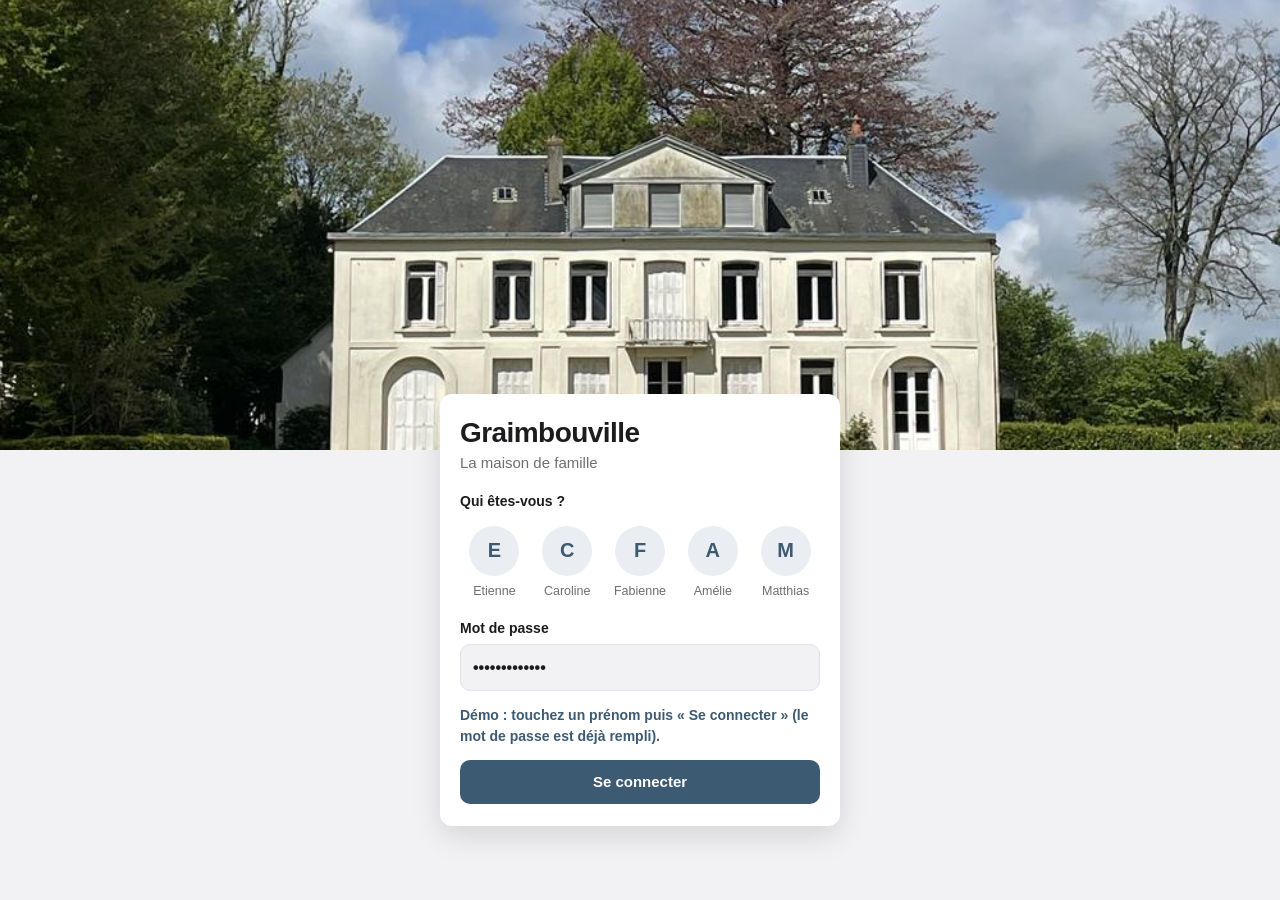
<file: index.html>
<!doctype html>
<html lang="fr">
<head>
<meta charset="utf-8">
<meta name="viewport" content="width=device-width, initial-scale=1, viewport-fit=cover">
<meta name="robots" content="noindex, nofollow">
<link rel="icon" type="image/png" href="[data-uri]">
</head>
<body>
<title>Graimbouville</title>
<meta name="theme-color" content="#f2f2f5">
<style>
/* =====================================================================
   Graimbouville — feuille de style (mobile d'abord, mode sombre inclus)
   ===================================================================== */
:root {
  --primaire: #3d5a73;
  --primaire-clair: #eaeef2;
  --accent: #3d5a73;
  --fond: #f2f2f5;
  --carte: #ffffff;
  --texte: #1c1c1e;
  --discret: #6e6e73;
  --bordure: #e3e3e8;
  --segment: #e4e4e9;
  --bouton-gris: #e3e3e8;
  --nav-fond: #ffffff;
  --nav-ombre: rgba(0, 0, 0, .08);
  --toast: #2c2c2e;
  --danger: #c0392b;
  --succes: #3d5a73;
  --ombre: none;
  --entete-fond: #f2f2f5;
  --entete-texte: #1c1c1e;
  --sur-primaire: #ffffff;
  --rayon: 12px;
  --nav-h: 64px;
  color-scheme: light;
}
/* Thème sombre : selon le réglage du téléphone, ou forcé par data-theme */
@media (prefers-color-scheme: dark) {
  :root:not([data-theme="light"]) {
    --primaire: #9bb7cf;
    --primaire-clair: #243241;
    --accent: #9bb7cf;
    --fond: #0f1012;
    --carte: #1c1c1e;
    --texte: #f2f2f7;
    --discret: #98989f;
    --bordure: #2e2e31;
    --segment: #26262a;
    --bouton-gris: #2c2c2f;
    --nav-fond: #1c1c1e;
  --nav-ombre: rgba(0, 0, 0, .5);
    --toast: #3a3a3d;
    --danger: #ff6b5e;
    --succes: #9bb7cf;
    --ombre: none;
    --entete-fond: #0f1012;
    --entete-texte: #f2f2f7;
    --sur-primaire: #0f1a24;
    color-scheme: dark;
  }
}
:root[data-theme="dark"] {
  --primaire: #9bb7cf;
  --primaire-clair: #243241;
  --accent: #9bb7cf;
  --fond: #0f1012;
  --carte: #1c1c1e;
  --texte: #f2f2f7;
  --discret: #98989f;
  --bordure: #2e2e31;
  --segment: #26262a;
  --bouton-gris: #2c2c2f;
  --nav-fond: #1c1c1e;
  --nav-ombre: rgba(0, 0, 0, .5);
  --toast: #3a3a3d;
  --danger: #ff6b5e;
  --succes: #9bb7cf;
  --ombre: none;
  --entete-fond: #0f1012;
  --entete-texte: #f2f2f7;
  --sur-primaire: #0f1a24;
  color-scheme: dark;
}

* { box-sizing: border-box; }
html { -webkit-text-size-adjust: 100%; }
body {
  margin: 0;
  font-family: -apple-system, BlinkMacSystemFont, "Segoe UI", Roboto, "Helvetica Neue", Arial, sans-serif;
  font-size: 16px;
  line-height: 1.45;
  background: var(--fond);
  color: var(--texte);
  -webkit-tap-highlight-color: transparent;
}
[hidden] { display: none !important; }
a { color: var(--primaire); }
h1, h2, h3 { margin: 0; line-height: 1.2; }
code { background: var(--primaire-clair); padding: 1px 5px; border-radius: 4px; }

/* ---------- Écrans plein écran ---------- */
.ecran-centre {
  min-height: 100vh;
  min-height: 100dvh;
  display: flex; flex-direction: column; align-items: center; justify-content: center;
  padding: 24px 16px; text-align: center; gap: 8px;
}
.logo { border-radius: 22px; }
.sous-titre { color: var(--discret); margin: 0 0 16px; }

/* ---------- Écran de connexion avec la photo de la maison ---------- */
.connexion { min-height: 100vh; min-height: 100dvh; display: flex; flex-direction: column; background: var(--fond); }
.connexion-photo { height: 50vh; height: 50dvh; min-height: 260px; max-height: 560px; overflow: hidden; background: #c9d6e2; }
.connexion-photo img { width: 100%; height: 100%; object-fit: cover; object-position: center 62%; display: block; }
.connexion-contenu {
  position: relative; flex: 1; display: flex; justify-content: center; align-items: flex-start;
  margin-top: -56px; padding: 0 16px calc(24px + env(safe-area-inset-bottom));
}
.connexion-titre { display: flex; flex-direction: column; gap: 2px; margin-bottom: 4px; }
.connexion-titre h1 { font-size: 28px; font-weight: 700; letter-spacing: -.02em; }
.connexion-titre .sous-titre { margin: 0; font-size: 15px; }
.profils { border: none; margin: 0; padding: 0; min-width: 0; }
.profils legend { padding: 0; margin-bottom: 10px; }
.profils-grille { display: grid; grid-template-columns: repeat(5, minmax(0, 1fr)); gap: 4px; }
.profil {
  display: flex; flex-direction: column; align-items: center; gap: 6px; min-width: 0;
  padding: 4px 0; border: none; background: none; cursor: pointer; color: var(--discret);
}
.profil-initiale {
  width: 50px; height: 50px; border-radius: 50%; display: grid; place-items: center;
  font-size: 20px; font-weight: 600; background: var(--primaire-clair); color: var(--primaire);
  transition: background .15s, color .15s;
}
.profil-nom { font-size: 12.5px; max-width: 100%; overflow: hidden; text-overflow: ellipsis; white-space: nowrap; }
.profil.choisi { color: var(--texte); font-weight: 600; }
.profil.choisi .profil-initiale { background: var(--primaire); color: var(--sur-primaire); }
.profil:focus-visible .profil-initiale { outline: 2px solid var(--primaire); outline-offset: 2px; }
.formulaire-connexion {
  width: 100%; max-width: 400px; text-align: left; background: var(--carte);
  display: flex; flex-direction: column; gap: 14px; padding: 22px 20px; border-radius: 16px;
  box-shadow: 0 10px 30px rgba(0, 0, 0, .12);
}
.formulaire-connexion label { display: flex; flex-direction: column; gap: 6px; font-weight: 600; font-size: 14px; }

/* ---------- En-tête ---------- */
.entete {
  position: sticky; top: 0; z-index: 10;
  display: flex; align-items: center; gap: 10px;
  padding: calc(env(safe-area-inset-top) + 10px) 16px 10px;
  padding-left: max(16px, env(safe-area-inset-left, 0px)); padding-right: max(16px, env(safe-area-inset-right, 0px));
  background: var(--entete-fond); color: var(--entete-texte);
}
.entete h1 { font-size: 30px; font-weight: 700; letter-spacing: -.02em; flex: 1; }
.entete .btn-icone { color: var(--texte); background: var(--bouton-gris); width: 36px; height: 36px; }
.pastille { font-size: 12px; background: var(--danger); color: #fff; padding: 3px 8px; border-radius: 99px; }

/* ---------- Icônes au trait ---------- */
.ico { display: inline-flex; flex: none; width: 1.15em; height: 1.15em; }
.ico svg, svg.ico { width: 100%; height: 100%; }
svg.ico, .ico svg { fill: none; stroke: currentColor; stroke-width: 1.8; stroke-linecap: round; stroke-linejoin: round; }

/* ---------- Contenu ---------- */
main {
  padding: 12px 16px calc(var(--nav-h) + env(safe-area-inset-bottom) + 90px);
  max-width: 720px; margin: 0 auto;
  display: flex; flex-direction: column; gap: 12px;
}
.carte { background: var(--carte); border-radius: var(--rayon); }
.pile { display: flex; flex-direction: column; gap: 10px; }
.discret { color: var(--discret); font-size: 14px; }
.erreur { color: var(--danger); font-size: 14px; margin: 0; }

.vide { text-align: center; color: var(--discret); padding: 36px 16px; }
.vide p { margin: 4px 0; }
.rouet {
  width: 28px; height: 28px; margin: 0 auto 10px;
  border: 3px solid var(--bordure); border-top-color: var(--primaire); border-radius: 50%;
  animation: tourner .8s linear infinite;
}
@keyframes tourner { to { transform: rotate(360deg); } }

.bandeau {
  display: flex; align-items: center; gap: 10px;
  padding: 10px 14px; font-size: 14px;
  background: var(--primaire-clair); color: var(--texte);
}
#bandeau-installation { max-width: 720px; margin: 10px auto 0; border-radius: var(--rayon); width: calc(100% - 32px); }
#bandeau-installation span { flex: 1; }
.bandeau.info { border-radius: var(--rayon); color: var(--discret); background: var(--carte); }
.bandeau .ico { color: var(--primaire); }

/* ---------- Boutons ---------- */
button { font: inherit; color: inherit; }
.btn {
  display: inline-flex; align-items: center; justify-content: center; gap: 6px;
  min-height: 44px; padding: 10px 16px;
  border-radius: 10px; border: 1px solid transparent;
  font-weight: 600; font-size: 15px; text-decoration: none; cursor: pointer;
  background: var(--primaire-clair); color: var(--primaire);
}
.btn:disabled { opacity: .55; cursor: default; }
.btn.primaire { background: var(--primaire); color: var(--sur-primaire); }
.btn.secondaire { background: var(--carte); border-color: var(--bordure); color: var(--texte); }
.btn.danger { background: transparent; border-color: var(--danger); color: var(--danger); }
.btn.lien { background: none; border: none; min-height: 0; padding: 6px 4px; color: var(--primaire); font-weight: 500; }
.btn.lien.danger { color: var(--danger); }
.btn.large { width: 100%; }
.btn.petit { min-height: 34px; padding: 6px 12px; font-size: 14px; }
.btn-icone {
  width: 40px; height: 40px; flex: none;
  display: inline-flex; align-items: center; justify-content: center;
  border: none; border-radius: 50%; background: transparent; cursor: pointer; font-size: 18px;
}
.btn-icone.petit { width: 34px; height: 34px; font-size: 16px; }
.btn-icone:disabled { opacity: .25; }
.btn-icone:active, .btn:active { transform: scale(.97); }

/* ---------- Bouton flottant ---------- */
.fab {
  position: fixed; z-index: 20;
  right: 18px; bottom: calc(var(--nav-h) + env(safe-area-inset-bottom) + 16px);
  width: 56px; height: 56px; border-radius: 50%; border: none;
  display: flex; align-items: center; justify-content: center;
  background: var(--primaire); color: var(--sur-primaire); font-size: 26px;
  box-shadow: 0 4px 14px rgba(0, 0, 0, .2); cursor: pointer;
}
.fab .ico { stroke-width: 2.2; }
.fab:active { transform: scale(.94); }

/* ---------- Barre d'onglets du bas ---------- */
.onglets {
  position: fixed; left: 0; right: 0; bottom: 0; z-index: 15;
  display: grid; grid-template-columns: repeat(4, 1fr);
  height: calc(var(--nav-h) + env(safe-area-inset-bottom));
  padding-bottom: env(safe-area-inset-bottom);
  background: var(--nav-fond); border-top: 1px solid var(--bordure);
  box-shadow: 0 -4px 16px var(--nav-ombre);
}
.onglets button {
  display: flex; flex-direction: column; align-items: center; justify-content: center; gap: 2px;
  border: none; background: none; font-size: 11px; color: var(--discret); cursor: pointer;
}
.onglets button .ico {
  width: 56px; height: 30px; padding: 4px 16px; border-radius: 99px;
  transition: background .15s, color .15s;
}
.onglets button.actif { color: var(--texte); font-weight: 600; }
.onglets button.actif .ico { background: var(--primaire-clair); color: var(--primaire); }

/* ---------- Sous-onglets ---------- */
.sous-onglets { display: flex; gap: 4px; background: var(--segment); padding: 3px; border-radius: 10px; }
.sous-onglets button {
  flex: 1; border: none; background: none; padding: 8px 4px; border-radius: 8px;
  font-size: 14px; font-weight: 500; color: var(--discret); cursor: pointer; white-space: nowrap;
}
.sous-onglets button.actif { background: var(--carte); color: var(--texte); font-weight: 600; box-shadow: 0 1px 3px rgba(0, 0, 0, .1); }

/* ---------- Formulaires ---------- */
input, select, textarea {
  width: 100%; font: inherit; font-size: 16px; /* 16px évite le zoom automatique sur iPhone */
  padding: 11px 12px; border-radius: 10px;
  border: 1px solid var(--bordure); background: var(--fond); color: var(--texte);
}
textarea { resize: vertical; }
input:focus, select:focus, textarea:focus { outline: 2px solid var(--primaire); outline-offset: 0; border-color: transparent; }
select { appearance: none; -webkit-appearance: none;
  background-image: linear-gradient(45deg, transparent 50%, var(--discret) 50%), linear-gradient(135deg, var(--discret) 50%, transparent 50%);
  background-position: calc(100% - 18px) 50%, calc(100% - 13px) 50%;
  background-size: 5px 5px; background-repeat: no-repeat; padding-right: 32px; }
input[type="date"] { min-height: 46px; }

dialog#modale {
  width: 100%; max-width: 560px; max-height: 92vh; max-height: 92dvh;
  margin: auto auto 0; padding: 0; border: none;
  border-radius: 20px 20px 0 0; background: var(--carte); color: var(--texte);
}
@media (min-width: 600px) { dialog#modale { margin: auto; border-radius: 20px; } }
dialog#modale::backdrop { background: rgba(0, 0, 0, .45); }
.formulaire { display: flex; flex-direction: column; max-height: 92vh; max-height: 92dvh; }
.formulaire-entete { display: flex; align-items: center; justify-content: space-between; padding: 14px 12px 8px 18px; border-bottom: 1px solid var(--bordure); }
.formulaire-entete h2 { font-size: 18px; }
.formulaire-corps { overflow-y: auto; padding: 14px 18px; display: flex; flex-direction: column; gap: 14px; -webkit-overflow-scrolling: touch; }
.formulaire-pied {
  display: flex; gap: 8px; align-items: center; flex-wrap: wrap;
  padding: 12px 18px calc(12px + env(safe-area-inset-bottom)); border-top: 1px solid var(--bordure);
}
.formulaire .erreur { padding: 0 18px; }
.espace { flex: 1; }
.champ { display: flex; flex-direction: column; gap: 6px; }
.label { font-weight: 600; font-size: 14px; }
.aide { color: var(--discret); }
.avec-bouton { display: flex; gap: 6px; align-items: center; }

.segments { display: flex; gap: 6px; flex-wrap: wrap; }
.segments label { flex: 1 1 28%; min-width: 88px; }
.segments input { position: absolute; opacity: 0; pointer-events: none; width: 1px; }
.segments span {
  display: block; text-align: center; padding: 11px; border-radius: 10px; cursor: pointer;
  border: 1px solid var(--bordure); background: var(--fond); font-weight: 600;
}
.segments input:checked + span { background: var(--primaire); color: var(--sur-primaire); border-color: var(--primaire); }

.champ-photo .rangee { display: flex; gap: 8px; align-items: center; flex-wrap: wrap; }
img.apercu { max-width: 100%; max-height: 240px; border-radius: 10px; display: block; margin-bottom: 8px; cursor: zoom-in; }
.champ-photos { display: flex; flex-direction: column; gap: 10px; }
.liste-photos-form { display: flex; flex-direction: column; gap: 10px; }
.photo-form { display: flex; gap: 10px; align-items: flex-start; }
.photo-form .miniature { width: 92px; height: 92px; }
.photo-form-texte { flex: 1; display: flex; flex-direction: column; align-items: flex-start; gap: 2px; }

img.miniature { width: 56px; height: 56px; object-fit: cover; border-radius: 8px; flex: none; cursor: zoom-in; background: var(--primaire-clair); }
img.en-chargement { background: var(--primaire-clair); min-height: 60px; animation: pulser 1.2s ease-in-out infinite; }
@keyframes pulser { 50% { opacity: .5; } }
.photo-absente { font-size: 13px; color: var(--discret); font-style: italic; }

/* ---------- Dépenses ---------- */
.filtres { display: flex; gap: 6px; flex-wrap: wrap; align-items: center; }
.filtres select { width: auto; flex: 1 1 120px; padding: 7px 30px 7px 12px; font-size: 14px; border-radius: 99px; background-color: var(--carte); color: var(--texte); }
.filtres select.actif { border-color: var(--primaire); background-color: var(--primaire); color: var(--sur-primaire); font-weight: 600; }
.resume { padding: 16px; display: flex; gap: 16px; align-items: center; flex-wrap: wrap; }
.resume-total { display: flex; flex-direction: column; flex: 1; min-width: 150px; }
.resume-total strong { font-size: 30px; font-weight: 700; letter-spacing: -.02em; color: var(--texte); font-variant-numeric: tabular-nums; }
.resume-payeurs { display: flex; flex-direction: column; gap: 4px; font-size: 14px; }
.resume-payeurs div { display: flex; justify-content: space-between; gap: 16px; font-variant-numeric: tabular-nums; }
.groupe { display: flex; flex-direction: column; gap: 6px; }
.groupe-titre { display: flex; justify-content: space-between; font-size: 12.5px; font-weight: 500; color: var(--discret); text-transform: uppercase; letter-spacing: .04em; padding: 8px 16px 0; font-variant-numeric: tabular-nums; }
.liste { overflow: hidden; }
.ligne-depense {
  display: flex; align-items: center; gap: 12px; width: 100%;
  padding: 12px 14px; background: none; border: none; border-bottom: 1px solid var(--bordure);
  text-align: left; cursor: pointer;
}
.ligne-depense:last-child { border-bottom: none; }
.ligne-depense:active { background: var(--primaire-clair); }
.icone-cat { font-size: 18px; width: 36px; height: 36px; flex: none; display: flex; align-items: center; justify-content: center; background: var(--primaire-clair); color: var(--primaire); border-radius: 8px; }
.depense-texte { flex: 1; min-width: 0; display: flex; flex-direction: column; }
.depense-texte strong { font-weight: 600; overflow: hidden; text-overflow: ellipsis; white-space: nowrap; }
.depense-texte small { color: var(--discret); font-size: 13px; }
.montant { font-weight: 600; white-space: nowrap; font-variant-numeric: tabular-nums; }
.trombone { color: var(--discret); font-size: 14px; margin-left: 4px; vertical-align: -2px; }
.pied-liste { display: flex; justify-content: center; padding-top: 8px; }

/* ---------- Contacts ---------- */
.recherche { background: var(--carte); }
.contact, .coffre { padding: 4px 14px 12px; }
.contact-entete, .coffre-entete {
  display: flex; align-items: center; gap: 12px; width: 100%;
  background: none; border: none; padding: 10px 0; text-align: left; cursor: pointer;
}
.avatar { font-size: 19px; width: 40px; height: 40px; flex: none; display: flex; align-items: center; justify-content: center; background: var(--primaire-clair); color: var(--primaire); border-radius: 8px; }
.contact-texte { flex: 1; display: flex; flex-direction: column; min-width: 0; }
.contact-texte strong { font-size: 17px; }
.contact-texte small { color: var(--discret); }
.chevron { font-size: 17px; color: var(--discret); }
.contact-detail { margin: 0 0 8px; font-size: 14px; color: var(--discret); display: flex; gap: 4px; align-items: flex-start; }
.notes { white-space: pre-line; }
.contact-actions { display: flex; gap: 8px; flex-wrap: wrap; }
.contact-actions .btn { flex: 1 1 auto; }
.grille-urgences { display: grid; grid-template-columns: repeat(auto-fill, minmax(150px, 1fr)); gap: 8px; }
.urgence {
  display: flex; flex-direction: column; padding: 12px; border-radius: 12px; text-decoration: none;
  background: var(--carte); color: var(--texte);
}
.urgence strong { font-size: 22px; color: var(--danger); font-variant-numeric: tabular-nums; }
.urgence span { font-size: 13px; color: var(--discret); }
.urgence.long strong { font-size: 17px; white-space: nowrap; }

/* ---------- Coffre-fort ---------- */
.ligne-info {
  display: grid; grid-template-columns: 110px 1fr auto; gap: 8px; align-items: center;
  padding: 8px 0; border-top: 1px solid var(--bordure); font-size: 15px;
}
.ligne-libelle { color: var(--discret); font-size: 13px; }
.ligne-valeur { word-break: break-all; min-width: 0; }
.ligne-valeur .masque { letter-spacing: .12em; color: var(--discret); }
.actions-ligne { display: flex; gap: 2px; }
@media (max-width: 380px) {
  .ligne-info { grid-template-columns: 1fr auto; }
  .ligne-libelle { grid-column: 1 / -1; }
}

/* ---------- Procédures ---------- */
.etape { padding: 12px 14px; }
.etape-entete { display: flex; align-items: center; gap: 12px; }
.etape-entete h3 { flex: 1; font-size: 17px; min-width: 0; }
.etape-outils { display: flex; }
.etape-description { white-space: pre-line; margin: 10px 0 0; }
.etape-photos { display: flex; flex-direction: column; gap: 12px; margin-top: 12px; }
.etape-photos figure { margin: 0; }
img.photo-etape { width: 100%; max-height: 360px; object-fit: cover; border-radius: 10px; display: block; cursor: zoom-in; min-height: 120px; }
.etape-photos figcaption { margin-top: 6px; font-size: 14px; padding: 8px 10px; background: var(--fond); border-radius: 8px; white-space: pre-line; }

/* ---------- Visionneuse ---------- */
#visionneuse {
  position: fixed; inset: 0; z-index: 100; background: rgba(0, 0, 0, .94);
  display: flex; flex-direction: column; align-items: center; justify-content: center; padding: 16px;
}
#visionneuse img { max-width: 100%; max-height: 82vh; object-fit: contain; }
#visionneuse .legende { color: #fff; text-align: center; max-width: 600px; white-space: pre-line; }
#visionneuse .fermer {
  position: absolute; top: calc(env(safe-area-inset-top) + 12px); right: 12px;
  width: 44px; height: 44px; border-radius: 50%; border: none; background: rgba(255, 255, 255, .2); color: #fff; font-size: 20px;
}

/* ---------- Message temporaire ---------- */
#toast {
  position: fixed; left: 50%; z-index: 200;
  bottom: calc(var(--nav-h) + env(safe-area-inset-bottom) + 90px);
  transform: translate(-50%, 20px); opacity: 0; pointer-events: none;
  background: var(--toast); color: #fff; padding: 10px 16px; border-radius: 12px;
  font-size: 14px; max-width: calc(100% - 32px); text-align: center; transition: all .25s;
}
#toast.visible { opacity: 1; transform: translate(-50%, 0); }
#toast.erreur { background: var(--danger); }

/* ---------- Fenêtre de confirmation ---------- */
dialog.confirmation {
  width: calc(100% - 32px); max-width: 380px; padding: 20px; border: none; border-radius: 16px;
  background: var(--carte); color: var(--texte);
}
dialog.confirmation::backdrop { background: rgba(0, 0, 0, .45); }
dialog.confirmation p { margin: 0 0 18px; font-size: 16px; }
.rangee-droite { display: flex; gap: 8px; justify-content: flex-end; flex-wrap: wrap; }

/* ---------- Ajouts de la démo ---------- */
.bandeau-demo {
  display: flex; align-items: center; gap: 10px; flex-wrap: wrap;
  padding: 8px max(16px, env(safe-area-inset-left, 0px)) 8px max(16px, env(safe-area-inset-right, 0px));
  background: var(--primaire-clair); color: var(--texte); font-size: 13px;
}
.bandeau-demo > span { flex: 1 1 200px; min-width: 0; }
.aide-demo { margin: 0; font-size: 14px; color: var(--primaire); font-weight: 600; }

</style>


  <!-- Écran de chargement -->
  <div id="ecran-chargement" class="ecran-centre">
    <img src="[data-uri]" alt="" width="96" height="96" class="logo">
    <p>Chargement…</p>
  </div>

  <!-- Écran : configuration manquante -->
  <div id="ecran-config" class="ecran-centre" hidden>
    <img src="[data-uri]" alt="" width="96" height="96" class="logo">
    <h1>Configuration à terminer</h1>
    <p>Le fichier <code>js/firebase-config.js</code> doit être complété avec les informations
      de votre projet Firebase. Suivez le guide d'installation (README).</p>
  </div>

  <!-- Écran : connexion -->
  <div id="ecran-connexion" class="connexion" hidden>
    <div class="connexion-photo">
      <img src="[data-uri]" alt="La maison de Graimbouville vue depuis la pelouse">
    </div>
    <div class="connexion-contenu">
    <form id="form-connexion" class="carte formulaire-connexion">
      <div class="connexion-titre">
        <h1>Graimbouville</h1>
        <p class="sous-titre">La maison de famille</p>
      </div>
      <fieldset class="profils">
        <legend class="label">Qui êtes-vous ?</legend>
        <div id="choix-profils" class="profils-grille"></div>
      </fieldset>
      <!-- Identifiant caché : aide les téléphones à mémoriser le mot de passe -->
      <input type="text" name="identifiant" autocomplete="username" hidden>
      <label>Mot de passe
        <input type="password" name="motdepasse" autocomplete="current-password" required>
      </label>
      <p id="erreur-connexion" class="erreur" hidden></p>
      <button type="submit" class="btn primaire large">Se connecter</button>
    </form>
    </div>
  </div>

  <!-- Application -->
  <div id="app" hidden>
    <header class="entete">
      <h1 id="titre-page">Graimbouville</h1>
      <span id="hors-ligne" class="pastille" hidden>Hors connexion</span>
      <button id="btn-compte" class="btn-icone" type="button" aria-label="Mon compte"><svg class="ico" viewBox="0 0 24 24" aria-hidden="true"><circle cx="12" cy="8" r="4"/><path d="M4 21a8 8 0 0 1 16 0"/></svg></button>
    </header>

    <div id="bandeau-installation" class="bandeau" hidden></div>

    <main id="contenu"></main>

    <button id="fab" class="fab" type="button" aria-label="Ajouter"><svg class="ico" viewBox="0 0 24 24" aria-hidden="true"><path d="M12 5v14M5 12h14"/></svg></button>

    <nav class="onglets">
      <button type="button" data-route="depenses"><svg class="ico" viewBox="0 0 24 24" aria-hidden="true"><path d="M17 6.5A6.5 6.5 0 1 0 17 17.5M4 10h9M4 14h9"/></svg>Dépenses</button>
      <button type="button" data-route="contacts"><svg class="ico" viewBox="0 0 24 24" aria-hidden="true"><path d="M5 4h4l2 5-2.5 1.5a11 11 0 0 0 5 5L15 13l5 2v4a1 1 0 0 1-1 1A16 16 0 0 1 4 5a1 1 0 0 1 1-1z"/></svg>Contacts</button>
      <button type="button" data-route="coffre"><svg class="ico" viewBox="0 0 24 24" aria-hidden="true"><rect x="5" y="11" width="14" height="9" rx="2"/><path d="M8 11V8a4 4 0 0 1 8 0v3"/></svg>Coffre-fort</button>
      <button type="button" data-route="maison"><svg class="ico" viewBox="0 0 24 24" aria-hidden="true"><path d="M4 11l8-7 8 7v9H4z"/><path d="M10 20v-5h4v5"/></svg>Maison</button>
    </nav>
  </div>

  <!-- Fenêtre de formulaire (remplie par le script) -->
  <dialog id="modale"></dialog>

  <!-- Visionneuse de photo plein écran -->
  <div id="visionneuse" hidden>
    <button type="button" class="fermer" aria-label="Fermer"><svg class="ico" viewBox="0 0 24 24" aria-hidden="true"><path d="M6 6l12 12M18 6L6 18"/></svg></button>
    <img alt="">
    <p class="legende"></p>
  </div>

  <div id="toast" role="status" aria-live="polite"></div>

<script type="module">
// =====================================================================
//  DÉMO GRAIMBOUVILLE — remplace Firebase par une base en mémoire
//  remplie de FAUSSES données. Ce fichier est assemblé avec js/app.js
//  par demo/construire.py ; il n'est pas utilisé par la vraie application.
// =====================================================================
window.GRAIMBOUVILLE_DEMO = true;

const firebaseConfig = { apiKey: "DEMO" };
const PROFILS = ["Etienne", "Caroline", "Fabienne", "Amélie", "Matthias"].map((prenom) => ({
  prenom, identifiant: prenom.toLowerCase().normalize("NFD").replace(/[\u0300-\u036f]/g, "") + ".graimbouville@example.com"
}));
const PAYEURS = PROFILS.map((p) => p.prenom);

// ---------- Faux Firebase Auth ----------
let demoUtilisateur = null;
const demoAbonnesAuth = [];
function initializeApp(c) { return { c }; }
function getAuth() { return { get currentUser() { return demoUtilisateur; } }; }
function onAuthStateChanged(a, cb) { demoAbonnesAuth.push(cb); setTimeout(() => cb(demoUtilisateur), 0); }
async function signInWithEmailAndPassword(a, email) { // en démo, tout mot de passe est accepté
  await new Promise((r) => setTimeout(r, 400));
  demoUtilisateur = { email: email || PROFILS[0].identifiant };
  demoAbonnesAuth.forEach((s) => s(demoUtilisateur));
}
async function signOut() {
  demoUtilisateur = null;
  demoAbonnesAuth.forEach((s) => s(null));
  const f = document.querySelector("#form-connexion");
  if (f) f.motdepasse.value = "demonstration"; // en démo, le mot de passe reste pré-rempli
}
async function sendPasswordResetEmail() { /* rien en démo */ }

// ---------- Faux Firestore ----------
const demoBase = {};
const demoEcouteurs = {};
let demoCompteur = 0;
const MARQUEUR_DATE = "__horodatage__";
const demoCollection = (nom) => (demoBase[nom] ||= new Map());
function demoInstantane(nom) {
  return {
    docs: [...demoCollection(nom).entries()].map(([id, d]) => ({
      id, data: () => ({ ...d, photos: d.photos ? d.photos.map((p) => ({ ...p })) : d.photos })
    }))
  };
}
function demoNotifier(nom) { (demoEcouteurs[nom] || []).forEach((cb) => cb(demoInstantane(nom))); }
function initializeFirestore() { return {}; }
function persistentLocalCache() { return {}; }
function persistentMultipleTabManager() { return {}; }
function collection(db, nom) { return { nom }; }
function doc(a, b, c) {
  if (a && a.nom && b === undefined) return { nom: a.nom, id: "demo" + (++demoCompteur) };
  return { nom: b, id: c };
}
function serverTimestamp() { return MARQUEUR_DATE; }
async function setDoc(ref, data, opts) {
  const m = demoCollection(ref.nom);
  const ancien = opts && opts.merge ? (m.get(ref.id) || {}) : {};
  const propre = {};
  for (const [k, v] of Object.entries(data)) {
    if (v === undefined) continue;
    if (v === MARQUEUR_DATE) { const t = Date.now(); propre[k] = { toMillis: () => t }; } else propre[k] = v;
  }
  m.set(ref.id, { ...ancien, ...propre });
  demoNotifier(ref.nom);
}
async function deleteDoc(ref) { demoCollection(ref.nom).delete(ref.id); demoNotifier(ref.nom); }
async function getDoc(ref) {
  await new Promise((r) => setTimeout(r, 120));
  const d = demoCollection(ref.nom).get(ref.id);
  return { exists: () => !!d, data: () => d };
}
function onSnapshot(c, cb) {
  (demoEcouteurs[c.nom] ||= []).push(cb);
  setTimeout(() => cb(demoInstantane(c.nom)), 250);
  return () => { demoEcouteurs[c.nom] = demoEcouteurs[c.nom].filter((x) => x !== cb); };
}
function writeBatch() {
  const ops = [];
  return {
    update(ref, d) { ops.push([ref, d]); },
    async commit() { for (const [r, d] of ops) await setDoc(r, d, { merge: true }); }
  };
}

// ---------- Photos d'exemple dessinées à la volée ----------
function demoPhoto(titre, emoji, teinte) {
  const c = document.createElement("canvas");
  c.width = 800; c.height = 560;
  const g = c.getContext("2d");
  const fond = g.createLinearGradient(0, 0, 800, 560);
  fond.addColorStop(0, `hsl(${teinte} 35% 78%)`);
  fond.addColorStop(1, `hsl(${teinte} 30% 58%)`);
  g.fillStyle = fond; g.fillRect(0, 0, 800, 560);
  g.font = "180px sans-serif"; g.textAlign = "center"; g.textBaseline = "middle";
  g.fillText(emoji, 400, 240);
  g.fillStyle = "rgba(0,0,0,.55)"; g.fillRect(0, 440, 800, 120);
  g.fillStyle = "#fff"; g.font = "bold 34px sans-serif"; g.fillText(titre, 400, 485);
  g.font = "22px sans-serif"; g.fillText("Photo d'exemple (démo)", 400, 528);
  return c.toDataURL("image/jpeg", 0.8);
}
function demoTicket() {
  const c = document.createElement("canvas");
  c.width = 500; c.height = 760;
  const g = c.getContext("2d");
  g.fillStyle = "#e9e6df"; g.fillRect(0, 0, 500, 760);
  g.fillStyle = "#fff"; g.fillRect(60, 30, 380, 700);
  g.fillStyle = "#222"; g.textAlign = "center";
  g.font = "bold 30px monospace"; g.fillText("BRICO-EXEMPLE", 250, 90);
  g.font = "18px monospace"; g.fillText("Magasin fictif — démo", 250, 122);
  g.textAlign = "left"; g.font = "20px monospace";
  const lignes = [["Peinture blanche 10L", "39,90"], ["Rouleau + bac", "6,00"], ["", ""], ["TOTAL TTC", "45,90 €"]];
  lignes.forEach(([a, b], i) => { g.fillText(a, 90, 200 + i * 44); g.textAlign = "right"; g.fillText(b, 410, 200 + i * 44); g.textAlign = "left"; });
  g.textAlign = "center"; g.font = "18px monospace"; g.fillText("Merci de votre visite", 250, 660);
  return c.toDataURL("image/jpeg", 0.8);
}

// ---------- Fausses données ----------
(function remplirDemo() {
  const ajout = (nom, data) => {
    const id = "demo" + (++demoCompteur);
    demoCollection(nom).set(id, data);
    return id;
  };
  const photo = (dataUrl) => ajout("photos", { data: dataUrl });
  const auteur = { creePar: "Etienne" };

  // Dépenses
  const ticket = photo(demoTicket());
  [
    ["2026-10-24", "Achat de peinture (chambre du haut)", "Achats divers / courses", 45.9, "Matthias", ticket],
    ["2026-10-12", "Ramonage de la cheminée", "Réparations", 85, "Etienne"],
    ["2026-10-03", "Facture d'électricité septembre", "Électricité", 38.6, "Fabienne"],
    ["2026-09-18", "Réparation fuite toiture", "Réparations", 820, "Etienne"],
    ["2026-09-05", "Courses d'ouverture (produits ménagers)", "Achats divers / courses", 62.35, "Amélie"],
    ["2026-08-28", "Facture d'eau semestrielle", "Eau", 74.2, "Caroline"],
    ["2026-08-14", "Remplacement du ballon d'eau chaude", "Réparations", 1240, "Matthias"],
    ["2026-07-02", "Tondeuse : révision", "Réparations", 95, "Amélie"],
    ["2026-06-15", "Facture d'électricité printemps", "Électricité", 52.1, "Fabienne"],
    ["2026-03-01", "Assurance habitation 2026", "Assurance", 412.4, "Etienne"],
    ["2026-02-10", "Bois de chauffage (2 stères)", "Achats divers / courses", 190, "Caroline"],
    ["2025-12-20", "Facture d'eau semestrielle", "Eau", 68.9, "Fabienne"],
    ["2025-11-08", "Purge et entretien chaudière", "Réparations", 160, "Etienne"],
    ["2025-03-01", "Assurance habitation 2025", "Assurance", 398, "Etienne"]
  ].forEach(([date, libelle, categorie, montant, payeur, photoId]) =>
    ajout("depenses", { date, libelle, categorie, montant, payeur, photoId: photoId || null, notes: "", ...auteur }));

  // Contacts (noms et numéros fictifs)
  [
    ["artisan", "Plomberie Exemple", "Plombier", "02 00 00 00 01", "Intervient sous 48 h. A remplacé le ballon d'eau chaude en 2026."],
    ["artisan", "Toitures Démo", "Couvreur", "02 00 00 00 02", "Devis gratuit. Réparation de la fuite en septembre."],
    ["artisan", "Élec Service Fictif", "Électricien", "06 00 00 00 03", ""],
    ["artisan", "M. Exemple", "Jardinier / paysagiste", "06 00 00 00 04", "Tonte toutes les 3 semaines d'avril à octobre."],
    ["voisin", "Mme Voisine (exemple)", "Voisine d'en face, garde un double des clés", "06 00 00 00 05", "Prévenir de nos dates d'arrivée."],
    ["voisin", "M. Gardien (exemple)", "Fait le tour de la maison en notre absence", "06 00 00 00 06", ""],
    ["urgence", "Cabinet médical (exemple)", "Médecin généraliste", "02 00 00 00 07", "Ouvert lundi au samedi matin."],
    ["urgence", "Mairie (exemple)", "Mairie", "02 00 00 00 08", ""]
  ].forEach(([type, nom, specialite, telephone, notes]) =>
    ajout("contacts", { type, nom, specialite, telephone, notes, ...auteur }));

  // Coffre-fort (identifiants entièrement fictifs)
  ajout("coffre", { type: "acces", titre: "Électricité (exemple)", url: "https://www.exemple.fr", identifiant: "famille.demo@exemple.fr", motDePasse: "Demo-Mdp-2026!", notes: "Compte au nom de Papa." });
  ajout("coffre", { type: "acces", titre: "Box internet (exemple)", url: "https://www.exemple.fr", identifiant: "0200000000", motDePasse: "Faux-Code-1234", notes: "Code wifi au dos de la box." });
  ajout("coffre", { type: "acces", titre: "Eau (exemple)", url: "https://www.exemple.fr", identifiant: "CLIENT-000123", motDePasse: "Exemple#Eau" });
  ajout("coffre", { type: "contrat", titre: "Assurance habitation", categorie: "Assurance", compagnie: "Assureur Exemple", numeroContrat: "HAB-0000-1234", referenceClient: "CL-998877", contact: "02 00 00 00 09", notes: "Échéance annuelle le 1er mars." });
  ajout("coffre", { type: "contrat", titre: "Électricité", categorie: "Électricité", compagnie: "Fournisseur Exemple", referenceClient: "000 111 222", compteur: "PDL 00000000000000", contact: "09 00 00 00 10" });
  ajout("coffre", { type: "contrat", titre: "Internet", categorie: "Internet / Box", compagnie: "Opérateur Exemple", numeroContrat: "BOX-4455", referenceClient: "0200000000" });
  ajout("coffre", { type: "banque", titre: "Compte maison (exemple)", titulaire: "Famille Exemple", banque: "Banque Fictive", iban: "FR7600000000000000000000000", bic: "EXEMFRPP", notes: "Faux RIB pour la démonstration." });

  // Procédures
  const etapes = {
    arrivee: [
      ["Ouvrir le robinet d'arrêt général", "Tourner la vanne bleue dans le sens inverse des aiguilles d'une montre, doucement.", [["Robinet d'arrêt", "🚰", 200, "Le robinet est dans le placard sous l'évier, derrière les produits ménagers."]]],
      ["Remonter le disjoncteur général", "Lever la manette du disjoncteur, puis vérifier que tous les petits interrupteurs sont en haut.", [["Tableau électrique", "⚡", 45, "Le tableau est dans l'entrée, derrière la porte."]]],
      ["Rallumer le chauffe-eau", "Mettre l'interrupteur « chauffe-eau » du tableau sur Marche. Compter 6 h pour avoir de l'eau chaude."],
      ["Ouvrir les volets et aérer", "Commencer par le rez-de-chaussée. Aérer 15 minutes."],
      ["Remettre le chauffage en route", "Thermostat sur 19 °C."]
    ],
    depart: [
      ["Fermer tous les volets", "Vérifier aussi le volet de la salle de bain."],
      ["Vider le réfrigérateur et le laisser ouvert", ""],
      ["Couper le chauffe-eau", "Interrupteur « chauffe-eau » du tableau sur Arrêt."],
      ["Fermer le robinet d'arrêt général", "Sens des aiguilles d'une montre jusqu'au blocage.", [["Robinet d'arrêt", "🚰", 200, "Même robinet qu'à l'arrivée, sous l'évier."]]],
      ["Chauffage en mode hors-gel", "Mettre le thermostat sur le flocon ❄️ (hors-gel) en hiver."],
      ["Fermer à clé et prévenir la voisine", "Envoyer un SMS à Mme Voisine pour la prévenir du départ."]
    ],
    repere: [
      ["Purge du chauffe-eau", "Dans le cellier, en bas à droite du ballon.", [["Purge du chauffe-eau", "🔧", 15, "Robinet rouge en bas du ballon. Ne l'ouvrir qu'avec le chauffe-eau coupé."]]],
      ["Compteur d'eau", "Regard dans le jardin, à gauche du portail. Couvercle vert."],
      ["Double des clés", "Chez Mme Voisine (voir Contacts)."]
    ]
  };
  for (const [type, liste] of Object.entries(etapes)) {
    liste.forEach(([titre, description, photos], i) => {
      ajout("procedures", {
        type, titre, description, ordre: i + 1,
        photos: (photos || []).map(([t, e, teinte, commentaire]) => ({ photoId: photo(demoPhoto(t, e, teinte)), commentaire }))
      });
    });
  }
})();

// ---------- Interface propre à la démo ----------
// Lancée juste après le chargement de l'application (elle utilise ses fonctions).
setTimeout(function interfaceDemo() {
  // Formulaire de connexion pré-rempli
  const form = document.querySelector("#form-connexion");
  form.motdepasse.value = "demonstration";
  form.querySelector("button[type=submit]").before(
    h("p", { class: "aide-demo" }, "Démo : touchez un prénom puis « Se connecter » (le mot de passe est déjà rempli).")
  );

  // Bandeau « démo » sous l'en-tête
  const bandeau = h("div", { class: "bandeau-demo" },
    h("span", {}, "Démo avec de fausses données. Rien n'est enregistré : tout revient à zéro au rechargement."),
    h("button", { type: "button", class: "btn primaire petit", onclick: () => ouvrirAvis() }, ic("bulle"), "Donner mon avis")
  );
  document.querySelector(".entete").after(bandeau);

  // Commentaires claude.ai (disponibles pour le propriétaire de la page)
  let commentaires = null;
  if (window.claude && typeof window.claude.use === "function") {
    window.claude.use("comments").then((c) => { commentaires = c; }).catch(() => {});
  }

  const RUBRIQUES = { depenses: "Dépenses", contacts: "Contacts", coffre: "Coffre-fort", maison: "Maison", general: "Général / autre" };
  let brouillon = "";

  function ouvrirAvis() {
    const dlg = document.querySelector("#modale");
    const zone = h("textarea", { id: "avis-texte", rows: 5, maxlength: 3000, placeholder: "Ce qui vous plaît, ce qui manque, ce qui n'est pas clair…" });
    zone.value = brouillon;
    zone.addEventListener("input", () => { brouillon = zone.value; });
    const qui = h("input", { id: "avis-qui", type: "text", placeholder: "ex : Caroline", autocomplete: "off", value: profilCourant() });
    const sujet = h("select", { id: "avis-sujet" }, Object.entries(RUBRIQUES).map(([k, v]) => h("option", { value: k }, v)));
    sujet.value = RUBRIQUES[etat.route] ? etat.route : "general";
    const message = h("p", { class: "erreur", hidden: true });

    const texteFinal = () => {
      const t = zone.value.trim();
      if (!t) return "";
      return `[${RUBRIQUES[sujet.value]}]${qui.value.trim() ? " " + qui.value.trim() + " :" : ""} ${t}`;
    };
    const exiger = () => {
      const t = texteFinal();
      if (!t) { message.textContent = "Écrivez d'abord votre remarque."; message.hidden = false; }
      return t;
    };

    const btnPublier = h("button", {
      type: "button", class: "btn primaire",
      onclick: async () => {
        const t = exiger(); if (!t) return;
        btnPublier.disabled = true; btnPublier.textContent = "Envoi…";
        try {
          const ancre = await commentaires.anchorFor(document.querySelector("#titre-page"));
          await commentaires.create({ anchor: ancre, text: t });
          brouillon = "";
          dlg.close();
          toast("Avis enregistré. Merci !");
        } catch (e) {
          const code = e && e.code;
          message.textContent = code === "consent_required"
            ? "L'avis n'a pas été publié : autorisez les commentaires pour cette page, puis réessayez."
            : "Impossible de publier l'avis ici. Utilisez « Copier le texte » et envoyez-le par SMS ou email.";
          message.hidden = false;
          if (code === "forbidden" || code === "not_granted") btnPublier.hidden = true;
        } finally {
          btnPublier.disabled = false; btnPublier.textContent = "Publier l'avis";
        }
      }
    }, "Publier l'avis");
    btnPublier.hidden = !commentaires;

    const btnCopier = h("button", {
      type: "button", class: commentaires ? "btn secondaire" : "btn primaire",
      onclick: () => { const t = exiger(); if (t) copier(t, "Texte"); }
    }, "Copier le texte");

    dlg.replaceChildren(h("div", { class: "formulaire" },
      h("div", { class: "formulaire-entete" },
        h("h2", {}, "Votre avis sur l'application"),
        h("button", { type: "button", class: "btn-icone", "aria-label": "Fermer", onclick: () => dlg.close() }, ic("croix"))
      ),
      h("div", { class: "formulaire-corps" },
        h("label", { class: "champ", for: "avis-qui" }, h("span", { class: "label" }, "Votre prénom"), qui),
        h("label", { class: "champ", for: "avis-sujet" }, h("span", { class: "label" }, "Ça concerne"), sujet),
        h("label", { class: "champ", for: "avis-texte" }, h("span", { class: "label" }, "Votre remarque ou idée"), zone),
        h("p", { class: "discret" }, commentaires
          ? "« Publier l'avis » l'ajoute en commentaire sur cette page, lisible ensuite pour faire évoluer l'application."
          : "Copiez le texte puis envoyez-le par SMS ou email à la personne qui vous a montré l'application.")
      ),
      message,
      h("div", { class: "formulaire-pied" }, h("span", { class: "espace" }), btnCopier, btnPublier)
    ));
    dlg.showModal();
  }
}, 0);


// ===================== Application (copie de site/js/app.js) =====================
// =====================================================================
//  GRAIMBOUVILLE — Application familiale de gestion de la maison
//  Firebase : Authentication (email / mot de passe) + Cloud Firestore
//  Les photos sont compressées sur le téléphone puis stockées dans
//  Firestore (collection "photos") : aucun service payant n'est requis.
// =====================================================================

// ---------------------------------------------------------------------
//  Listes de référence
// ---------------------------------------------------------------------
const CATEGORIES = ["Assurance", "Réparations", "Électricité", "Eau", "Achats divers / courses"];
const ICONES_CATEGORIE = {
  "Assurance": "bouclier", "Réparations": "outil", "Électricité": "eclair", "Eau": "goutte", "Achats divers / courses": "panier"
};
const SPECIALITES = [
  "Plombier", "Couvreur", "Électricien", "Maçon", "Chauffagiste", "Menuisier",
  "Serrurier", "Peintre", "Jardinier / paysagiste", "Ramoneur", "Vidange fosse septique", "Homme toutes mains"
];
const TYPES_CONTACT = {
  artisan: { libelle: "Artisans", icone: "outil", champSpecialite: "Spécialité", exemple: "ex : Plombier" },
  voisin: { libelle: "Voisins", icone: "maison", champSpecialite: "Lien / rôle", exemple: "ex : Voisin de droite, gardien" },
  urgence: { libelle: "Secours", icone: "secours", champSpecialite: "Service", exemple: "ex : Médecin, mairie, hôpital" }
};
const URGENCES_NATIONALES = [
  { nom: "SAMU", tel: "15" },
  { nom: "Police / Gendarmerie", tel: "17" },
  { nom: "Pompiers", tel: "18" },
  { nom: "Urgence européen", tel: "112" },
  { nom: "Urgence gaz (GRDF)", tel: "0800473333" },
  { nom: "Dépannage électricité Enedis (76)", tel: "0972675076" }
];
const TYPES_COFFRE = {
  acces: { libelle: "Identifiants", },
  contrat: { libelle: "Contrats", },
  banque: { libelle: "Banque", }
};
const TYPES_CONTRAT = ["Assurance", "Électricité", "Eau", "Internet / Box", "Gaz / Fioul", "Autre"];
const TYPES_PROCEDURE = {
  arrivee: { libelle: "Arrivée", vide: "Ajoutez les fiches utiles à l'arrivée : ouvrir l'eau, remettre l'électricité, le chauffage…" },
  depart: { libelle: "Départ", vide: "Ajoutez les fiches utiles au départ : couper l'eau, fermer les volets, les vannes…" },
  repere: { libelle: "Repères", vide: "Notez où se trouvent les choses importantes (robinet d'arrêt, tableau électrique, purge du chauffe-eau…)." }
};

// ---------------------------------------------------------------------
//  Icônes au trait (dessins fixes, sans texte venant de l'utilisateur)
// ---------------------------------------------------------------------
const ICONES = {
  euro: '<path d="M17 6.5A6.5 6.5 0 1 0 17 17.5M4 10h9M4 14h9"/>',
  tel: '<path d="M5 4h4l2 5-2.5 1.5a11 11 0 0 0 5 5L15 13l5 2v4a1 1 0 0 1-1 1A16 16 0 0 1 4 5a1 1 0 0 1 1-1z"/>',
  cadenas: '<rect x="5" y="11" width="14" height="9" rx="2"/><path d="M8 11V8a4 4 0 0 1 8 0v3"/>',
  maison: '<path d="M4 11l8-7 8 7v9H4z"/><path d="M10 20v-5h4v5"/>',
  plus: '<path d="M12 5v14M5 12h14"/>',
  perso: '<circle cx="12" cy="8" r="4"/><path d="M4 21a8 8 0 0 1 16 0"/>',
  panier: '<path d="M3 4h2l2 11h11l2-8H6"/><circle cx="9" cy="19" r="1.4"/><circle cx="17" cy="19" r="1.4"/>',
  outil: '<path d="M14.7 6.3a4 4 0 0 0 5 5L11 20a2.1 2.1 0 0 1-3-3l8.7-8.7a4 4 0 0 0-2-2z"/>',
  eclair: '<path d="M13 3L5 14h6l-1 7 8-11h-6z"/>',
  goutte: '<path d="M12 3s6 7 6 11a6 6 0 0 1-12 0c0-4 6-11 6-11z"/>',
  bouclier: '<path d="M12 3l7 3v6c0 4.5-3 8-7 9-4-1-7-4.5-7-9V6z"/>',
  secours: '<circle cx="12" cy="12" r="9"/><path d="M12 8v8M8 12h8"/>',
  crayon: '<path d="M4 20h4L19 9l-4-4L4 16z"/><path d="M14 6l4 4"/>',
  oeil: '<path d="M2 12s3.5-7 10-7 10 7 10 7-3.5 7-10 7S2 12 2 12z"/><circle cx="12" cy="12" r="3"/>',
  oeilBarre: '<path d="M2 12s3.5-7 10-7 10 7 10 7-3.5 7-10 7S2 12 2 12z"/><circle cx="12" cy="12" r="3"/><path d="M4 4l16 16"/>',
  copier: '<rect x="8" y="8" width="12" height="12" rx="2"/><path d="M16 8V5a1 1 0 0 0-1-1H5a1 1 0 0 0-1 1v10a1 1 0 0 0 1 1h3"/>',
  photo: '<path d="M4 8h3l2-3h6l2 3h3v11H4z"/><circle cx="12" cy="13" r="3.5"/>',
  trombone: '<path d="M20 11l-8 8a5 5 0 0 1-7-7l8-8a3.5 3.5 0 0 1 5 5l-8 8a2 2 0 0 1-3-3l7-7"/>',
  epingle: '<path d="M12 21s7-6.5 7-12a7 7 0 0 0-14 0c0 5.5 7 12 7 12z"/><circle cx="12" cy="9" r="2.5"/>',
  haut: '<path d="M12 19V5M6 11l6-6 6 6"/>',
  bas: '<path d="M12 5v14M6 13l6 6 6-6"/>',
  ok: '<path d="M5 12l5 5 9-10"/>',
  croix: '<path d="M6 6l12 12M18 6L6 18"/>',
  mail: '<rect x="3" y="5" width="18" height="14" rx="2"/><path d="M3 7l9 6 9-6"/>',
  telecharger: '<path d="M12 4v11M7 10l5 5 5-5M5 20h14"/>',
  bulle: '<path d="M4 5h16v11H9l-5 4z"/>'
};
/** Renvoie une icône prête à insérer (span contenant un dessin SVG). */
function ic(nom) {
  const s = document.createElement("span");
  s.className = "ico";
  s.setAttribute("aria-hidden", "true");
  s.innerHTML = `<svg viewBox="0 0 24 24">${ICONES[nom] || ""}</svg>`;
  return s;
}

// ---------------------------------------------------------------------
//  Petits utilitaires
// ---------------------------------------------------------------------
const $ = (sel) => document.querySelector(sel);

/** Crée un élément HTML de façon sûre (le texte n'est jamais interprété comme du HTML). */
function h(tag, attrs, ...enfants) {
  const n = document.createElement(tag);
  for (const [k, v] of Object.entries(attrs || {})) {
    if (v === undefined || v === null || v === false) continue;
    if (k.startsWith("on") && typeof v === "function") n.addEventListener(k.slice(2), v);
    else if (k === "class") n.className = v;
    else if (k === "value") n.value = v;
    else if (k === "checked" || k === "disabled" || k === "hidden" || k === "required" || k === "selected") n[k] = !!v;
    else n.setAttribute(k, v === true ? "" : String(v));
  }
  for (const e of enfants.flat(Infinity)) {
    if (e === null || e === undefined || e === false) continue;
    n.append(e instanceof Node ? e : String(e));
  }
  return n;
}

const formatEuro = new Intl.NumberFormat("fr-FR", { style: "currency", currency: "EUR" });
const euros = (n) => formatEuro.format(Number(n) || 0);

function dateDepuisISO(iso) {
  const [a, m, j] = String(iso || "").split("-").map(Number);
  return a ? new Date(a, (m || 1) - 1, j || 1) : null;
}
function dateLisible(iso) {
  const d = dateDepuisISO(iso);
  return d ? d.toLocaleDateString("fr-FR", { day: "numeric", month: "short", year: "numeric" }) : "—";
}
function moisLisible(cle) {
  const d = dateDepuisISO(cle + "-01");
  if (!d) return "Sans date";
  const t = d.toLocaleDateString("fr-FR", { month: "long", year: "numeric" });
  return t.charAt(0).toUpperCase() + t.slice(1);
}
function aujourdhui() {
  const d = new Date();
  return `${d.getFullYear()}-${String(d.getMonth() + 1).padStart(2, "0")}-${String(d.getDate()).padStart(2, "0")}`;
}
const telLien = (t) => "tel:" + String(t || "").replace(/[^\d+]/g, "");
function telLisible(t) {
  const brut = String(t || "").replace(/\s/g, "");
  if (/^0\d{9}$/.test(brut)) return brut.replace(/(\d{2})(?=\d)/g, "$1 ");
  return t || "";
}
function ibanLisible(i) {
  return String(i || "").replace(/\s/g, "").toUpperCase().replace(/(.{4})(?=.)/g, "$1 ");
}
function ibanMasque(i) {
  const brut = String(i || "").replace(/\s/g, "").toUpperCase();
  if (brut.length < 8) return "••••";
  return brut.slice(0, 4) + " •••• •••• " + brut.slice(-4);
}
function lireMontant(texte) {
  const n = Number(String(texte || "").replace(/\s/g, "").replace(",", "."));
  return Number.isFinite(n) ? Math.round(n * 100) / 100 : NaN;
}
function stockageLire(cle) { try { return localStorage.getItem(cle); } catch { return null; } }
function stockageEcrire(cle, v) { try { localStorage.setItem(cle, v); } catch { /* ignoré */ } }

let minuteurToast;
function toast(message, erreur = false) {
  const t = $("#toast");
  // Quand une fenêtre est ouverte, le message doit s'afficher par-dessus
  const modale = $("#modale");
  const parent = modale.open ? modale : document.body;
  if (t.parentNode !== parent) parent.append(t);
  t.textContent = message;
  t.className = "visible" + (erreur ? " erreur" : "");
  clearTimeout(minuteurToast);
  minuteurToast = setTimeout(() => { t.className = ""; }, erreur ? 5000 : 2500);
}

async function copier(texte, quoi = "Copié") {
  try {
    await navigator.clipboard.writeText(texte);
    toast(quoi + " dans le presse-papiers");
  } catch {
    // Solution de secours pour les anciens navigateurs
    const zone = h("textarea", { value: texte, readonly: true, style: "position:fixed;opacity:0" });
    document.body.append(zone);
    zone.select();
    try { document.execCommand("copy"); toast(quoi); } catch { toast("Copie impossible", true); }
    zone.remove();
  }
}

/** Fenêtre de confirmation intégrée (remplace confirm() du navigateur). */
function confirmer(message, libelleOk = "Supprimer") {
  return new Promise((repondre) => {
    const dlg = h("dialog", { class: "confirmation" });
    const fin = (v) => { dlg.close(); dlg.remove(); repondre(v); };
    dlg.append(
      h("p", {}, message),
      h("div", { class: "rangee-droite" },
        h("button", { type: "button", class: "btn secondaire", onclick: () => fin(false) }, "Annuler"),
        h("button", { type: "button", class: "btn danger", onclick: () => fin(true) }, libelleOk)
      )
    );
    dlg.addEventListener("cancel", (e) => { e.preventDefault(); fin(false); });
    document.body.append(dlg);
    dlg.showModal();
  });
}

function messageErreur(err) {
  const code = err && err.code ? String(err.code) : "";
  const messages = {
    "auth/invalid-credential": "Mot de passe incorrect.",
    "auth/wrong-password": "Mot de passe incorrect.",
    "auth/user-not-found": "Ce profil n'a pas encore de compte dans Firebase.",
    "auth/invalid-email": "Adresse email invalide.",
    "auth/user-disabled": "Ce compte a été désactivé.",
    "auth/too-many-requests": "Trop de tentatives. Réessayez dans quelques minutes.",
    "auth/network-request-failed": "Pas de connexion internet.",
    "auth/missing-email": "Saisissez d'abord votre adresse email.",
    "permission-denied": "Accès refusé : ce compte n'est pas autorisé.",
    "unavailable": "Serveur injoignable, vérifiez la connexion.",
    "invalid-argument": "Données invalides (photo trop lourde ?)."
  };
  return messages[code] || (err && err.message) || "Erreur inconnue";
}

// ---------------------------------------------------------------------
//  Firebase
// ---------------------------------------------------------------------
const configOK = firebaseConfig && firebaseConfig.apiKey && !String(firebaseConfig.apiKey).startsWith("A_REMPLACER");
let auth = null;
let db = null;
if (configOK) {
  const appFirebase = initializeApp(firebaseConfig);
  auth = getAuth(appFirebase);
  try {
    // Cache local : l'application fonctionne même sans réseau à la maison
    db = initializeFirestore(appFirebase, {
      localCache: persistentLocalCache({ tabManager: persistentMultipleTabManager() })
    });
  } catch {
    db = initializeFirestore(appFirebase, {});
  }
}

/**
 * Lance une écriture Firestore. Hors connexion, Firestore garde l'écriture
 * en attente et la synchronise plus tard : on n'attend donc pas plus de 2,5 s.
 */
function ecrire(promesse) {
  const suivie = promesse.catch((err) => {
    console.error(err);
    toast("Erreur d'enregistrement : " + messageErreur(err), true);
    err._signale = true;
    throw err;
  });
  return Promise.race([suivie, new Promise((ok) => setTimeout(ok, 2500))]);
}

const emailCourant = () => (auth && auth.currentUser && auth.currentUser.email) || "";
/** Prénom du profil connecté (ou son adresse si elle n'est pas dans la liste des profils). */
function profilCourant() {
  const email = emailCourant().toLowerCase();
  const p = PROFILS.find((x) => x.identifiant.toLowerCase() === email);
  return p ? p.prenom : email;
}

// ---------------------------------------------------------------------
//  État de l'application
// ---------------------------------------------------------------------
const etat = {
  route: "depenses",
  depenses: [], contacts: [], coffre: [], procedures: [],
  charge: { depenses: false, contacts: false, coffre: false, procedures: false },
  filtres: { categorie: "", payeur: "", annee: "" },
  ongletContacts: "artisan",
  ongletCoffre: "acces",
  ongletMaison: "arrivee",
  recherche: "",
  reveles: new Set(),     // champs secrets actuellement affichés en clair
  desabonnements: []
};

// ---------------------------------------------------------------------
//  Photos (compression + lecture)
// ---------------------------------------------------------------------
const cachePhotos = new Map();

async function compresserImage(fichier, dimMax = 1400, tailleMax = 650000) {
  const url = URL.createObjectURL(fichier);
  try {
    const img = await new Promise((ok, ko) => {
      const i = new Image();
      i.onload = () => ok(i);
      i.onerror = () => ko(new Error("Format d'image non reconnu."));
      i.src = url;
    });
    let dim = dimMax;
    let qualite = 0.78;
    let resultat = "";
    for (let essai = 0; essai < 7; essai++) {
      const ratio = Math.min(1, dim / Math.max(img.naturalWidth, img.naturalHeight));
      const l = Math.max(1, Math.round(img.naturalWidth * ratio));
      const ht = Math.max(1, Math.round(img.naturalHeight * ratio));
      const canvas = document.createElement("canvas");
      canvas.width = l;
      canvas.height = ht;
      const ctx = canvas.getContext("2d");
      ctx.fillStyle = "#ffffff";
      ctx.fillRect(0, 0, l, ht);
      ctx.drawImage(img, 0, 0, l, ht);
      resultat = canvas.toDataURL("image/jpeg", qualite);
      if (resultat.length <= tailleMax) return resultat;
      dim = Math.round(dim * 0.8);
      qualite = Math.max(0.5, qualite - 0.07);
    }
    if (resultat.length > 950000) throw new Error("Photo trop lourde, essayez-en une autre.");
    return resultat;
  } finally {
    URL.revokeObjectURL(url);
  }
}

async function chargerPhoto(id) {
  if (!id) return null;
  if (cachePhotos.has(id)) return cachePhotos.get(id);
  const snap = await getDoc(doc(db, "photos", id));
  const data = snap.exists() ? snap.data().data : null;
  if (data) cachePhotos.set(id, data);
  return data;
}

/** Image qui se charge toute seule depuis Firestore. */
function imagePhoto(id, legende = "", classe = "miniature") {
  const img = h("img", { class: classe + " en-chargement", alt: legende || "Photo" });
  img.addEventListener("click", (e) => { e.stopPropagation(); if (img.src) ouvrirVisionneuse(img.src, legende); });
  chargerPhoto(id)
    .then((data) => {
      img.classList.remove("en-chargement");
      if (data) img.src = data;
      else img.replaceWith(h("span", { class: "photo-absente" }, "Photo introuvable"));
    })
    .catch(() => {
      img.classList.remove("en-chargement");
      img.replaceWith(h("span", { class: "photo-absente" }, "Photo indisponible hors connexion"));
    });
  return img;
}

function enregistrerNouvellePhoto(dataUrl) {
  const ref = doc(collection(db, "photos"));
  cachePhotos.set(ref.id, dataUrl);
  const promesse = ecrire(setDoc(ref, { data: dataUrl, creePar: profilCourant(), creeLe: serverTimestamp() }));
  return { id: ref.id, promesse };
}
function supprimerPhoto(id) {
  if (!id) return;
  cachePhotos.delete(id);
  ecrire(deleteDoc(doc(db, "photos", id))).catch(() => {});
}

function ouvrirVisionneuse(src, legende) {
  const v = $("#visionneuse");
  v.querySelector("img").src = src;
  v.querySelector(".legende").textContent = legende || "";
  v.hidden = false;
}
function fermerVisionneuse() {
  const v = $("#visionneuse");
  v.hidden = true;
  v.querySelector("img").removeAttribute("src");
}

// ---------------------------------------------------------------------
//  Formulaire générique (fenêtre modale)
// ---------------------------------------------------------------------
/**
 * champs : [{ nom, label, type, options, requis, placeholder, aide, suggestions }]
 * types : text, email, tel, url, date, montant, textarea, select, choix, secret, photo, photos
 */
function ouvrirFormulaire({ titre, champs, valeurs = {}, onValider, onSupprimer, texteSupprimer }) {
  const dlg = $("#modale");
  const lecteurs = {};
  const form = h("form", { class: "formulaire", novalidate: true });
  form.append(h("div", { class: "formulaire-entete" },
    h("h2", {}, titre),
    h("button", { type: "button", class: "btn-icone", "aria-label": "Fermer", onclick: () => dlg.close() }, ic("croix"))
  ));
  const corps = h("div", { class: "formulaire-corps" });
  form.append(corps);

  for (const c of champs) {
    const v = valeurs[c.nom];
    let controle;

    if (c.type === "photo") {
      const champ = champPhoto(v);
      lecteurs[c.nom] = champ.lire;
      corps.append(h("div", { class: "champ" }, h("span", { class: "label" }, c.label), champ.noeud));
      continue;
    }
    if (c.type === "photos") {
      const champ = champPhotosCommentees(v || []);
      lecteurs[c.nom] = champ.lire;
      corps.append(h("div", { class: "champ" }, h("span", { class: "label" }, c.label), champ.noeud));
      continue;
    }
    if (c.type === "choix") {
      const groupe = h("div", { class: "segments" });
      const valeurInitiale = v || c.options[0];
      c.options.forEach((opt) => {
        groupe.append(h("label", {},
          h("input", { type: "radio", name: c.nom, value: opt, checked: opt === valeurInitiale }),
          h("span", {}, opt)
        ));
      });
      lecteurs[c.nom] = () => (form.querySelector(`input[name="${c.nom}"]:checked`) || {}).value || "";
      corps.append(h("div", { class: "champ" }, h("span", { class: "label" }, c.label), groupe));
      continue;
    }

    if (c.type === "textarea") {
      controle = h("textarea", { name: c.nom, rows: c.lignes || 3, placeholder: c.placeholder || "" });
      controle.value = v || "";
    } else if (c.type === "select") {
      controle = h("select", { name: c.nom },
        c.options.map((o) => {
          const val = typeof o === "string" ? o : o.valeur;
          const lib = typeof o === "string" ? o : o.libelle;
          return h("option", { value: val }, lib);
        })
      );
      if (v) controle.value = v;
    } else if (c.type === "montant") {
      controle = h("input", {
        type: "text", inputmode: "decimal", name: c.nom, placeholder: "0,00", autocomplete: "off",
        value: v !== undefined && v !== null && v !== "" ? (Number.isFinite(Number(v)) ? Number(v).toFixed(2) : String(v)).replace(".", ",") : ""
      });
    } else if (c.type === "secret") {
      const input = h("input", { type: "password", name: c.nom, autocomplete: "new-password", value: v || "", placeholder: c.placeholder || "" });
      const oeil = h("button", {
        type: "button", class: "btn-icone petit", "aria-label": "Afficher",
        onclick: () => { input.type = input.type === "password" ? "text" : "password"; }
      }, ic("oeil"));
      controle = input;
      lecteurs[c.nom] = () => input.value.trim();
      corps.append(h("label", { class: "champ" }, h("span", { class: "label" }, c.label + (c.requis ? " *" : "")),
        h("div", { class: "avec-bouton" }, input, oeil)));
      continue;
    } else {
      const attrs = {
        type: c.type || "text", name: c.nom, value: v || "", placeholder: c.placeholder || "",
        autocomplete: "off"
      };
      if (c.type === "url") attrs.inputmode = "url";
      if (c.suggestions) attrs.list = "liste-" + c.nom;
      controle = h("input", attrs);
    }

    lecteurs[c.nom] = () => controle.value.trim();
    const libelle = h("label", { class: "champ" },
      h("span", { class: "label" }, c.label + (c.requis ? " *" : "")),
      controle,
      c.aide ? h("small", { class: "aide" }, c.aide) : null
    );
    if (c.suggestions) {
      libelle.append(h("datalist", { id: "liste-" + c.nom }, c.suggestions.map((s) => h("option", { value: s }))));
    }
    corps.append(libelle);
  }

  const erreur = h("p", { class: "erreur", hidden: true });
  const btnValider = h("button", { type: "submit", class: "btn primaire" }, "Enregistrer");
  const pied = h("div", { class: "formulaire-pied" });
  if (onSupprimer) {
    pied.append(h("button", {
      type: "button", class: "btn danger",
      onclick: async () => {
        if (!(await confirmer(texteSupprimer || "Supprimer définitivement cet élément ?"))) return;
        try {
          await onSupprimer();
          dlg.close();
          toast("Supprimé");
        } catch (e) {
          if (!e._signale) toast(messageErreur(e), true);
        }
      }
    }, "Supprimer"));
  }
  pied.append(h("span", { class: "espace" }));
  pied.append(h("button", { type: "button", class: "btn secondaire", onclick: () => dlg.close() }, "Annuler"));
  pied.append(btnValider);
  form.append(erreur, pied);

  form.addEventListener("submit", async (e) => {
    e.preventDefault();
    const valeursLues = {};
    for (const [nom, lire] of Object.entries(lecteurs)) valeursLues[nom] = lire();
    const manquants = champs.filter((c) => c.requis && (valeursLues[c.nom] === "" || valeursLues[c.nom] === undefined));
    if (manquants.length) {
      erreur.textContent = "Champ obligatoire : " + manquants.map((c) => c.label).join(", ");
      erreur.hidden = false;
      return;
    }
    erreur.hidden = true;
    btnValider.disabled = true;
    btnValider.textContent = "Enregistrement…";
    try {
      await onValider(valeursLues);
      dlg.close();
      toast("Enregistré");
    } catch (err) {
      erreur.textContent = err._signale ? "L'enregistrement a échoué." : messageErreur(err);
      erreur.hidden = false;
    } finally {
      btnValider.disabled = false;
      btnValider.textContent = "Enregistrer";
    }
  });

  dlg.replaceChildren(form);
  dlg.showModal();
  corps.scrollTop = 0;
}

/** Champ « une seule photo » (ticket de caisse, facture). */
function champPhoto(idInitial) {
  let etatPhoto = { action: "garder" };
  let aUnePhoto = !!idInitial;
  const apercu = h("div", { class: "apercu-photo" });
  const input = h("input", { type: "file", accept: "image/*", hidden: true });
  const btnAjout = h("button", { type: "button", class: "btn secondaire" });
  const btnRetirer = h("button", { type: "button", class: "btn lien danger" }, "Retirer la photo");

  function majBoutons() {
    btnAjout.replaceChildren(ic("photo"), aUnePhoto ? "Remplacer la photo" : "Ajouter une photo");
    btnRetirer.hidden = !aUnePhoto;
  }
  function montrer(src) {
    apercu.replaceChildren();
    if (src) {
      const img = h("img", { src, class: "apercu", alt: "Aperçu" });
      img.addEventListener("click", () => ouvrirVisionneuse(src, ""));
      apercu.append(img);
    }
  }
  if (idInitial) apercu.append(imagePhoto(idInitial, "", "apercu"));
  majBoutons();

  btnAjout.addEventListener("click", () => input.click());
  btnRetirer.addEventListener("click", () => {
    etatPhoto = { action: "supprimer" };
    aUnePhoto = false;
    montrer(null);
    majBoutons();
  });
  input.addEventListener("change", async () => {
    const fichier = input.files && input.files[0];
    if (!fichier) return;
    btnAjout.disabled = true;
    btnAjout.textContent = "Traitement de la photo…";
    try {
      const data = await compresserImage(fichier);
      etatPhoto = { action: "nouvelle", dataUrl: data };
      aUnePhoto = true;
      montrer(data);
    } catch (e) {
      toast(e.message, true);
    } finally {
      btnAjout.disabled = false;
      input.value = "";
      majBoutons();
    }
  });

  return {
    noeud: h("div", { class: "champ-photo" }, apercu, h("div", { class: "rangee" }, btnAjout, btnRetirer), input),
    lire: () => etatPhoto
  };
}

/** Champ « plusieurs photos, chacune avec un commentaire » (procédures). */
function champPhotosCommentees(initiales) {
  const elements = initiales.map((p) => ({ photoId: p.photoId, commentaire: p.commentaire || "" }));
  const supprimes = [];
  const liste = h("div", { class: "liste-photos-form" });
  const input = h("input", { type: "file", accept: "image/*", multiple: true, hidden: true });
  const btnAjout = h("button", { type: "button", class: "btn secondaire" }, ic("photo"), "Ajouter des photos");

  function dessiner() {
    liste.replaceChildren();
    elements.forEach((el, i) => {
      const image = el.dataUrl
        ? h("img", { src: el.dataUrl, class: "miniature", alt: "" })
        : imagePhoto(el.photoId, el.commentaire);
      const zone = h("textarea", { rows: 2, placeholder: "Commentaire : ex. « Le robinet est derrière la trappe, sous l'évier »" });
      zone.value = el.commentaire;
      zone.addEventListener("input", () => { el.commentaire = zone.value; });
      liste.append(h("div", { class: "photo-form" },
        image,
        h("div", { class: "photo-form-texte" },
          zone,
          h("button", {
            type: "button", class: "btn lien danger",
            onclick: () => {
              if (el.photoId) supprimes.push(el.photoId);
              elements.splice(i, 1);
              dessiner();
            }
          }, "Retirer")
        )
      ));
    });
  }
  dessiner();

  btnAjout.addEventListener("click", () => input.click());
  input.addEventListener("change", async () => {
    const fichiers = [...(input.files || [])];
    if (!fichiers.length) return;
    btnAjout.disabled = true;
    btnAjout.textContent = "Traitement des photos…";
    for (const f of fichiers) {
      try {
        elements.push({ dataUrl: await compresserImage(f), commentaire: "" });
      } catch (e) {
        toast(e.message, true);
      }
    }
    input.value = "";
    btnAjout.disabled = false;
    btnAjout.replaceChildren(ic("photo"), "Ajouter des photos");
    dessiner();
  });

  return {
    noeud: h("div", { class: "champ-photos" }, liste, btnAjout, input),
    lire: () => ({ elements: elements.map((e) => ({ ...e, commentaire: e.commentaire.trim() })), supprimes })
  };
}

// ---------------------------------------------------------------------
//  Composants d'affichage
// ---------------------------------------------------------------------
function chargement() {
  return h("div", { class: "vide" }, h("div", { class: "rouet" }), "Chargement…");
}
function vide(texte) {
  return h("div", { class: "vide" }, h("p", {}, texte), h("p", { class: "discret" }, "Appuyez sur « + » pour ajouter."));
}
function sousOnglets(types, actif, onChange) {
  return h("div", { class: "sous-onglets" },
    Object.entries(types).map(([cle, t]) =>
      h("button", { type: "button", class: cle === actif ? "actif" : "", onclick: () => onChange(cle) }, t.libelle)
    )
  );
}
function filtreSelect(libelle, valeur, options, onChange) {
  const s = h("select", { "aria-label": libelle, onchange: (e) => onChange(e.target.value) },
    h("option", { value: "" }, libelle),
    options.map((o) => h("option", { value: o }, o))
  );
  s.value = valeur;
  if (valeur) s.classList.add("actif");
  return s;
}

/** Ligne d'information (avec option secret / copie / lien). */
function ligneInfo(libelle, valeur, opts = {}) {
  if (!valeur) return null;
  const { secret = false, cleSecret = "", copiable = false, lien = null, masque = null, affichage = null } = opts;
  const revele = secret && etat.reveles.has(cleSecret);
  let texte;
  if (secret && !revele) texte = masque ? masque(valeur) : "••••••••";
  else texte = affichage ? affichage(valeur) : valeur;

  const contenuValeur = lien && (!secret || revele)
    ? h("a", { href: lien, target: lien.startsWith("http") ? "_blank" : null, rel: "noopener noreferrer" }, texte)
    : h("span", { class: secret && !revele ? "masque" : "" }, texte);

  const actions = h("span", { class: "actions-ligne" });
  if (secret) {
    actions.append(h("button", {
      type: "button", class: "btn-icone petit", "aria-label": revele ? "Masquer" : "Afficher",
      onclick: () => basculerSecret(cleSecret)
    }, ic(revele ? "oeilBarre" : "oeil")));
  }
  if (copiable) {
    actions.append(h("button", {
      type: "button", class: "btn-icone petit", "aria-label": "Copier",
      onclick: () => copier(valeur, libelle + " copié")
    }, ic("copier")));
  }
  return h("div", { class: "ligne-info" },
    h("span", { class: "ligne-libelle" }, libelle),
    h("span", { class: "ligne-valeur" }, contenuValeur),
    actions
  );
}

const minuteursSecrets = new Map();
function basculerSecret(cle) {
  if (etat.reveles.has(cle)) {
    etat.reveles.delete(cle);
  } else {
    etat.reveles.add(cle);
    clearTimeout(minuteursSecrets.get(cle));
    // Masquage automatique au bout de 30 secondes
    minuteursSecrets.set(cle, setTimeout(() => { etat.reveles.delete(cle); afficher(); }, 30000));
  }
  afficher();
}

// =====================================================================
//  MODULE A — DÉPENSES
// =====================================================================
function vueDepenses() {
  if (!etat.charge.depenses) return chargement();
  const f = etat.filtres;
  const payeurs = [...new Set([...PAYEURS, ...etat.depenses.map((d) => d.payeur).filter(Boolean)])];
  const annees = [...new Set(etat.depenses.map((d) => String(d.date || "").slice(0, 4)).filter(Boolean))].sort().reverse();

  const liste = etat.depenses
    .filter((d) =>
      (!f.categorie || d.categorie === f.categorie) &&
      (!f.payeur || d.payeur === f.payeur) &&
      (!f.annee || String(d.date || "").startsWith(f.annee)))
    .sort((a, b) => String(b.date || "").localeCompare(String(a.date || "")) ||
      ((b.creeLe && b.creeLe.toMillis ? b.creeLe.toMillis() : 0) - (a.creeLe && a.creeLe.toMillis ? a.creeLe.toMillis() : 0)));

  const total = liste.reduce((s, d) => s + (Number(d.montant) || 0), 0);
  const parPayeur = {};
  liste.forEach((d) => { parPayeur[d.payeur || "?"] = (parPayeur[d.payeur || "?"] || 0) + (Number(d.montant) || 0); });

  const filtresActifs = f.categorie || f.payeur || f.annee;
  const barreFiltres = h("div", { class: "filtres" },
    filtreSelect("Toutes catégories", f.categorie, CATEGORIES, (v) => { f.categorie = v; afficher(); }),
    filtreSelect("Tous payeurs", f.payeur, payeurs, (v) => { f.payeur = v; afficher(); }),
    filtreSelect("Toutes années", f.annee, annees, (v) => { f.annee = v; afficher(); }),
    filtresActifs ? h("button", {
      type: "button", class: "btn lien",
      onclick: () => { f.categorie = ""; f.payeur = ""; f.annee = ""; afficher(); }
    }, "Effacer") : null
  );

  const resume = h("div", { class: "carte resume" },
    h("div", { class: "resume-total" },
      h("span", { class: "discret" }, filtresActifs ? "Total (filtré)" : "Total des dépenses"),
      h("strong", {}, euros(total)),
      h("span", { class: "discret" }, liste.length + " dépense" + (liste.length > 1 ? "s" : ""))
    ),
    h("div", { class: "resume-payeurs" },
      Object.entries(parPayeur)
        .sort(([a], [b]) => (PAYEURS.indexOf(a) + 1 || 99) - (PAYEURS.indexOf(b) + 1 || 99))
        .map(([p, m]) => h("div", {}, h("span", {}, p), h("strong", {}, euros(m))))
    )
  );

  if (!etat.depenses.length) return [vide("Aucune dépense enregistrée pour le moment.")];
  if (!liste.length) return [barreFiltres, h("div", { class: "vide" }, "Aucune dépense ne correspond à ces filtres.")];

  // Regroupement par mois
  const groupes = new Map();
  liste.forEach((d) => {
    const cle = String(d.date || "").slice(0, 7) || "0000-00";
    if (!groupes.has(cle)) groupes.set(cle, []);
    groupes.get(cle).push(d);
  });

  const blocs = [...groupes.entries()].map(([cle, deps]) =>
    h("section", { class: "groupe" },
      h("div", { class: "groupe-titre" },
        h("span", {}, moisLisible(cle)),
        h("span", {}, euros(deps.reduce((s, d) => s + (Number(d.montant) || 0), 0)))
      ),
      h("div", { class: "carte liste" },
        deps.map((d) => h("button", { type: "button", class: "ligne-depense", onclick: () => formulaireDepense(d) },
          h("span", { class: "icone-cat", title: d.categorie }, ic(ICONES_CATEGORIE[d.categorie] || "euro")),
          h("span", { class: "depense-texte" },
            h("strong", {}, d.libelle || "(sans intitulé)", d.photoId ? h("span", { class: "trombone", title: "Justificatif joint" }, ic("trombone")) : null),
            h("small", {}, dateLisible(d.date) + " · " + (d.categorie || "") + " · " + (d.payeur || ""))
          ),
          h("span", { class: "montant" }, euros(d.montant))
        ))
      )
    )
  );

  return [
    barreFiltres,
    resume,
    ...blocs,
    h("div", { class: "pied-liste" },
      h("button", { type: "button", class: "btn secondaire", onclick: () => exporterCSV(liste) }, ic("telecharger"), "Exporter ces dépenses (tableur)")
    )
  ];
}

function formulaireDepense(dep) {
  ouvrirFormulaire({
    titre: dep ? "Modifier la dépense" : "Nouvelle dépense",
    valeurs: dep ? { ...dep, photo: dep.photoId } : { date: aujourdhui(), payeur: PAYEURS.includes(profilCourant()) ? profilCourant() : PAYEURS[0], categorie: CATEGORIES[0] },
    champs: [
      { nom: "date", label: "Date", type: "date", requis: true },
      { nom: "libelle", label: "Intitulé / description", requis: true, placeholder: "ex : Réparation fuite toiture" },
      { nom: "categorie", label: "Catégorie", type: "select", options: CATEGORIES, requis: true },
      { nom: "montant", label: "Montant (€)", type: "montant", requis: true },
      { nom: "payeur", label: "Payé par", type: "choix", options: PAYEURS, requis: true },
      { nom: "photo", label: "Ticket de caisse / facture", type: "photo" },
      { nom: "notes", label: "Notes (facultatif)", type: "textarea", lignes: 2 }
    ],
    onValider: async (v) => {
      const montant = lireMontant(v.montant);
      if (!Number.isFinite(montant) || montant < 0) throw new Error("Le montant n'est pas valide (ex : 45,90).");
      let photoId = dep ? dep.photoId || null : null;
      const attentes = [];
      if (v.photo.action === "supprimer" || v.photo.action === "nouvelle") {
        if (photoId) supprimerPhoto(photoId);
        photoId = null;
      }
      if (v.photo.action === "nouvelle") {
        const p = enregistrerNouvellePhoto(v.photo.dataUrl);
        photoId = p.id;
        attentes.push(p.promesse);
      }
      const ref = dep ? doc(db, "depenses", dep.id) : doc(collection(db, "depenses"));
      const donnees = {
        date: v.date, libelle: v.libelle, categorie: v.categorie, montant, payeur: v.payeur,
        notes: v.notes, photoId, modifiePar: profilCourant(), modifieLe: serverTimestamp()
      };
      if (!dep) { donnees.creePar = profilCourant(); donnees.creeLe = serverTimestamp(); }
      attentes.push(ecrire(setDoc(ref, donnees, { merge: true })));
      await Promise.all(attentes);
    },
    onSupprimer: dep ? async () => {
      supprimerPhoto(dep.photoId);
      await ecrire(deleteDoc(doc(db, "depenses", dep.id)));
    } : null,
    texteSupprimer: "Supprimer cette dépense et son justificatif ?"
  });
}

function exporterCSV(liste) {
  if (window.GRAIMBOUVILLE_DEMO) {
    toast("Dans la vraie application, ce bouton télécharge un fichier Excel.");
    return;
  }
  const cellule = (v) => '"' + String(v === undefined || v === null ? "" : v).replace(/"/g, '""') + '"';
  const lignes = [["Date", "Intitulé", "Catégorie", "Montant (€)", "Payé par", "Notes", "Justificatif"].map(cellule).join(";")];
  liste.forEach((d) => {
    lignes.push([
      d.date, d.libelle, d.categorie, String(Number(d.montant) || 0).replace(".", ","),
      d.payeur, d.notes, d.photoId ? "oui" : "non"
    ].map(cellule).join(";"));
  });
  const blob = new Blob(["﻿" + lignes.join("\r\n")], { type: "text/csv;charset=utf-8" });
  const lienTelechargement = h("a", { href: URL.createObjectURL(blob), download: `depenses-graimbouville-${aujourdhui()}.csv` });
  document.body.append(lienTelechargement);
  lienTelechargement.click();
  setTimeout(() => { URL.revokeObjectURL(lienTelechargement.href); lienTelechargement.remove(); }, 1000);
}

// =====================================================================
//  MODULE B — CONTACTS
// =====================================================================
function vueContacts() {
  if (!etat.charge.contacts) return chargement();
  const type = etat.ongletContacts;
  const recherche = etat.recherche.toLowerCase();

  const champRecherche = h("input", {
    type: "search", class: "recherche", placeholder: "Rechercher un nom, un métier…", value: etat.recherche,
    oninput: (e) => {
      etat.recherche = e.target.value;
      const pos = e.target.selectionStart;
      afficher();
      const nouveau = $(".recherche");
      if (nouveau) { nouveau.focus(); nouveau.setSelectionRange(pos, pos); }
    }
  });

  const correspond = (c) => !recherche ||
    [c.nom, c.specialite, c.notes, c.telephone, c.adresse].some((x) => String(x || "").toLowerCase().includes(recherche));

  const liste = etat.contacts
    .filter((c) => (recherche ? true : (c.type || "artisan") === type) && correspond(c))
    .sort((a, b) => String(a.specialite || "").localeCompare(String(b.specialite || ""), "fr") || String(a.nom || "").localeCompare(String(b.nom || ""), "fr"));

  const cartes = liste.map((c) => carteContact(c));
  const resultat = [
    champRecherche,
    recherche ? h("p", { class: "discret" }, liste.length + " résultat(s) dans tous les contacts") :
      sousOnglets(TYPES_CONTACT, type, (t) => { etat.ongletContacts = t; afficher(); })
  ];

  if (!recherche && type === "urgence") {
    resultat.push(h("section", { class: "groupe" },
      h("div", { class: "groupe-titre" }, h("span", {}, "Numéros d'urgence")),
      h("div", { class: "grille-urgences" },
        URGENCES_NATIONALES.map((u) => h("a", { class: "urgence" + (u.tel.length > 4 ? " long" : ""), href: telLien(u.tel) },
          h("strong", {}, telLisible(u.tel)), h("span", {}, u.nom)))
      )
    ));
    resultat.push(h("div", { class: "groupe-titre" }, h("span", {}, "Contacts locaux")));
  }

  if (cartes.length) resultat.push(h("div", { class: "pile" }, cartes));
  else if (recherche) resultat.push(h("div", { class: "vide" }, "Aucun contact trouvé."));
  else resultat.push(vide(type === "urgence"
    ? "Ajoutez les contacts locaux : médecin, mairie, pharmacie de garde…"
    : "Aucun contact dans cette rubrique."));
  return resultat;
}

function carteContact(c) {
  const t = TYPES_CONTACT[c.type] || TYPES_CONTACT.artisan;
  return h("div", { class: "carte contact" },
    h("button", { type: "button", class: "contact-entete", onclick: () => formulaireContact(c) },
      h("span", { class: "avatar" }, ic(t.icone)),
      h("span", { class: "contact-texte" },
        h("strong", {}, c.nom),
        c.specialite ? h("small", {}, c.specialite) : null
      ),
      h("span", { class: "chevron" }, ic("crayon"))
    ),
    c.adresse ? h("p", { class: "contact-detail" }, ic("epingle"), " " + c.adresse) : null,
    c.notes ? h("p", { class: "contact-detail notes" }, c.notes) : null,
    h("div", { class: "contact-actions" },
      c.telephone ? h("a", { class: "btn primaire", href: telLien(c.telephone) }, ic("tel"), telLisible(c.telephone)) : null,
      c.telephone2 ? h("a", { class: "btn secondaire", href: telLien(c.telephone2) }, ic("tel"), telLisible(c.telephone2)) : null,
      c.email ? h("a", { class: "btn secondaire", href: "mailto:" + c.email }, ic("mail"), "Email") : null
    )
  );
}

function formulaireContact(c) {
  const type = c ? c.type || "artisan" : etat.ongletContacts;
  const t = TYPES_CONTACT[type];
  ouvrirFormulaire({
    titre: c ? "Modifier le contact" : "Nouveau contact",
    valeurs: c || { type },
    champs: [
      { nom: "type", label: "Rubrique", type: "select", options: Object.entries(TYPES_CONTACT).map(([k, v]) => ({ valeur: k, libelle: v.libelle })) },
      { nom: "nom", label: "Nom", requis: true, placeholder: "ex : M. Dupont" },
      { nom: "specialite", label: t.champSpecialite, placeholder: t.exemple, suggestions: type === "artisan" ? SPECIALITES : null },
      { nom: "telephone", label: "Téléphone", type: "tel", placeholder: "06 12 34 56 78" },
      { nom: "telephone2", label: "Autre téléphone (facultatif)", type: "tel" },
      { nom: "email", label: "Email (facultatif)", type: "email" },
      { nom: "adresse", label: "Adresse (facultatif)" },
      { nom: "notes", label: "Notes", type: "textarea", placeholder: "ex : Très réactif, a refait la toiture en 2024" }
    ],
    onValider: async (v) => {
      const ref = c ? doc(db, "contacts", c.id) : doc(collection(db, "contacts"));
      await ecrire(setDoc(ref, { ...v, modifiePar: profilCourant(), modifieLe: serverTimestamp() }, { merge: true }));
      etat.ongletContacts = v.type;
    },
    onSupprimer: c ? () => ecrire(deleteDoc(doc(db, "contacts", c.id))) : null
  });
}

// =====================================================================
//  MODULE C — COFFRE-FORT
// =====================================================================
function vueCoffre() {
  if (!etat.charge.coffre) return chargement();
  const type = etat.ongletCoffre;
  const liste = etat.coffre
    .filter((e) => e.type === type)
    .sort((a, b) => String(a.titre || "").localeCompare(String(b.titre || ""), "fr"));

  const cartes = liste.map((e) => {
    let lignes = [];
    if (type === "acces") {
      lignes = [
        ligneInfo("Site", e.url, { lien: /^https?:\/\//i.test(e.url || "") ? e.url : "https://" + e.url }),
        ligneInfo("Identifiant", e.identifiant, { copiable: true }),
        ligneInfo("Mot de passe", e.motDePasse, { secret: true, cleSecret: e.id + ":mdp", copiable: true }),
        ligneInfo("Notes", e.notes)
      ];
    } else if (type === "contrat") {
      lignes = [
        ligneInfo("Compagnie", e.compagnie),
        ligneInfo("N° de contrat", e.numeroContrat, { copiable: true }),
        ligneInfo("Réf. client", e.referenceClient, { copiable: true }),
        ligneInfo("N° de compteur / PDL", e.compteur, { copiable: true }),
        ligneInfo("Contact", e.contact, { lien: /^[\d\s+.]+$/.test(e.contact || "") ? telLien(e.contact) : null }),
        ligneInfo("Notes", e.notes)
      ];
    } else {
      lignes = [
        ligneInfo("Titulaire", e.titulaire),
        ligneInfo("Banque", e.banque),
        ligneInfo("IBAN", e.iban, { secret: true, cleSecret: e.id + ":iban", copiable: true, masque: ibanMasque, affichage: ibanLisible }),
        ligneInfo("BIC", e.bic, { copiable: true }),
        ligneInfo("Notes", e.notes)
      ];
    }
    const sousTitre = type === "contrat" ? e.categorie : null;
    return h("div", { class: "carte coffre" },
      h("button", { type: "button", class: "coffre-entete", onclick: () => formulaireCoffre(type, e) },
        h("span", { class: "contact-texte" }, h("strong", {}, e.titre), sousTitre ? h("small", {}, sousTitre) : null),
        h("span", { class: "chevron" }, ic("crayon"))
      ),
      lignes
    );
  });

  return [
    h("div", { class: "bandeau info" }, ic("cadenas"), "Données sensibles : ne partagez pas votre écran. Les mots de passe se masquent seuls après 30 s."),
    sousOnglets(TYPES_COFFRE, type, (t) => { etat.ongletCoffre = t; afficher(); }),
    cartes.length ? h("div", { class: "pile" }, cartes) : vide({
      acces: "Aucun identifiant. Ajoutez vos espaces clients (électricité, eau, box internet…).",
      contrat: "Aucun contrat. Ajoutez l'assurance, l'électricité, l'eau, internet…",
      banque: "Aucun RIB. Ajoutez le compte dédié à la maison."
    }[type])
  ];
}

function formulaireCoffre(type, e) {
  const config = {
    acces: {
      titre: "identifiant",
      champs: [
        { nom: "titre", label: "Nom du service", requis: true, placeholder: "ex : EDF, Orange, Veolia" },
        { nom: "url", label: "Adresse de connexion (URL)", type: "url", placeholder: "https://…" },
        { nom: "identifiant", label: "Identifiant / login" },
        { nom: "motDePasse", label: "Mot de passe", type: "secret" },
        { nom: "notes", label: "Notes", type: "textarea", lignes: 2 }
      ]
    },
    contrat: {
      titre: "contrat",
      champs: [
        { nom: "titre", label: "Intitulé", requis: true, placeholder: "ex : Assurance habitation" },
        { nom: "categorie", label: "Type", type: "select", options: TYPES_CONTRAT },
        { nom: "compagnie", label: "Compagnie / fournisseur", placeholder: "ex : MAIF, EDF, Orange" },
        { nom: "numeroContrat", label: "N° de contrat" },
        { nom: "referenceClient", label: "Référence client / n° de compte" },
        { nom: "compteur", label: "N° de compteur / PDL / PCE (facultatif)" },
        { nom: "contact", label: "Contact (téléphone, email…)" },
        { nom: "notes", label: "Notes", type: "textarea", lignes: 2, placeholder: "ex : échéance annuelle en mars" }
      ]
    },
    banque: {
      titre: "RIB",
      champs: [
        { nom: "titre", label: "Nom du compte", requis: true, placeholder: "ex : Compte maison" },
        { nom: "titulaire", label: "Titulaire" },
        { nom: "banque", label: "Banque" },
        { nom: "iban", label: "IBAN", placeholder: "FR76 …" },
        { nom: "bic", label: "BIC" },
        { nom: "notes", label: "Notes", type: "textarea", lignes: 2 }
      ]
    }
  }[type];

  ouvrirFormulaire({
    titre: (e ? "Modifier : " : "Nouveau ") + config.titre,
    valeurs: e || {},
    champs: config.champs,
    onValider: async (v) => {
      if (v.iban) v.iban = v.iban.replace(/\s/g, "").toUpperCase();
      if (v.bic) v.bic = v.bic.replace(/\s/g, "").toUpperCase();
      const ref = e ? doc(db, "coffre", e.id) : doc(collection(db, "coffre"));
      await ecrire(setDoc(ref, { ...v, type, modifiePar: profilCourant(), modifieLe: serverTimestamp() }, { merge: true }));
    },
    onSupprimer: e ? () => ecrire(deleteDoc(doc(db, "coffre", e.id))) : null
  });
}

// =====================================================================
//  MODULE D — PROCÉDURES (Arrivée / Départ / Repères)
// =====================================================================
function etapesDuType(type) {
  return etat.procedures
    .filter((p) => p.type === type)
    .sort((a, b) => (Number(a.ordre) || 0) - (Number(b.ordre) || 0));
}

function vueMaison() {
  if (!etat.charge.procedures) return chargement();
  const type = etat.ongletMaison;
  const fiches = etapesDuType(type);

  const resultat = [sousOnglets(TYPES_PROCEDURE, type, (t) => { etat.ongletMaison = t; afficher(); })];
  if (!fiches.length) {
    resultat.push(vide(TYPES_PROCEDURE[type].vide));
    return resultat;
  }

  resultat.push(h("div", { class: "pile" }, fiches.map((e, i) =>
    h("article", { class: "carte etape" },
      h("div", { class: "etape-entete" },
        h("h3", {}, e.titre),
        h("div", { class: "etape-outils" },
          h("button", { type: "button", class: "btn-icone petit", "aria-label": "Monter", disabled: i === 0, onclick: () => deplacerEtape(fiches, i, -1) }, ic("haut")),
          h("button", { type: "button", class: "btn-icone petit", "aria-label": "Descendre", disabled: i === fiches.length - 1, onclick: () => deplacerEtape(fiches, i, 1) }, ic("bas")),
          h("button", { type: "button", class: "btn-icone petit", "aria-label": "Modifier", onclick: () => formulaireEtape(type, e) }, ic("crayon"))
        )
      ),
      e.description ? h("p", { class: "etape-description" }, e.description) : null,
      (e.photos || []).length ? h("div", { class: "etape-photos" },
        e.photos.map((p) => h("figure", {},
          imagePhoto(p.photoId, p.commentaire, "photo-etape"),
          p.commentaire ? h("figcaption", {}, p.commentaire) : null
        ))
      ) : null
    )
  )));
  return resultat;
}

async function deplacerEtape(etapes, i, sens) {
  const a = etapes[i];
  const b = etapes[i + sens];
  if (!a || !b) return;
  // On renumérote toute la liste pour éviter les égalités
  const nouvelOrdre = etapes.slice();
  nouvelOrdre[i] = b;
  nouvelOrdre[i + sens] = a;
  const lot = writeBatch(db);
  nouvelOrdre.forEach((e, idx) => {
    if (Number(e.ordre) !== idx + 1) lot.update(doc(db, "procedures", e.id), { ordre: idx + 1 });
  });
  try { await ecrire(lot.commit()); } catch { /* déjà signalé */ }
}

function formulaireEtape(type, e) {
  const t = TYPES_PROCEDURE[type];
  ouvrirFormulaire({
    titre: e ? "Modifier la fiche" : "Nouvelle fiche — " + t.libelle,
    valeurs: e || { type },
    champs: [
      { nom: "type", label: "Rubrique", type: "select", options: Object.entries(TYPES_PROCEDURE).map(([k, v]) => ({ valeur: k, libelle: v.libelle })) },
      { nom: "titre", label: "Titre", requis: true, placeholder: type === "repere" ? "ex : Robinet d'arrêt général" : type === "depart" ? "ex : Couper l'eau" : "ex : Ouvrir l'eau" },
      { nom: "description", label: "Explications", type: "textarea", lignes: 4, placeholder: "ex : Tourner la vanne bleue dans le sens inverse des aiguilles d'une montre, puis…" },
      { nom: "photos", label: "Photos avec commentaires", type: "photos" }
    ],
    onValider: async (v) => {
      const attentes = [];
      const photos = v.photos.elements.map((p) => {
        if (p.photoId) return { photoId: p.photoId, commentaire: p.commentaire };
        const n = enregistrerNouvellePhoto(p.dataUrl);
        attentes.push(n.promesse);
        return { photoId: n.id, commentaire: p.commentaire };
      });
      v.photos.supprimes.forEach(supprimerPhoto);

      const changeDeType = e && e.type !== v.type;
      const ordre = !e || changeDeType
        ? etapesDuType(v.type).reduce((m, x) => Math.max(m, Number(x.ordre) || 0), 0) + 1
        : e.ordre;
      const ref = e ? doc(db, "procedures", e.id) : doc(collection(db, "procedures"));
      attentes.push(ecrire(setDoc(ref, {
        type: v.type, titre: v.titre, description: v.description, photos, ordre,
        modifiePar: profilCourant(), modifieLe: serverTimestamp()
      }, { merge: true })));
      await Promise.all(attentes);
      etat.ongletMaison = v.type;
    },
    onSupprimer: e ? async () => {
      (e.photos || []).forEach((p) => supprimerPhoto(p.photoId));
      await ecrire(deleteDoc(doc(db, "procedures", e.id)));
    } : null,
    texteSupprimer: "Supprimer cette fiche et ses photos ?"
  });
}

// =====================================================================
//  Navigation & affichage
// =====================================================================
const VUES = {
  depenses: { titre: "Dépenses", rendu: vueDepenses, ajouter: () => formulaireDepense(null) },
  contacts: { titre: "Contacts", rendu: vueContacts, ajouter: () => formulaireContact(null) },
  coffre: { titre: "Coffre-fort", rendu: vueCoffre, ajouter: () => formulaireCoffre(etat.ongletCoffre, null) },
  maison: { titre: "La maison", rendu: vueMaison, ajouter: () => formulaireEtape(etat.ongletMaison, null) }
};

function afficher() {
  if ($("#app").hidden) return;
  const vue = VUES[etat.route] || VUES.depenses;
  $("#titre-page").textContent = vue.titre;
  document.querySelectorAll(".onglets button").forEach((b) => b.classList.toggle("actif", b.dataset.route === etat.route));
  $("#contenu").replaceChildren(...[vue.rendu()].flat().filter(Boolean));
}

function lireRoute() {
  const r = location.hash.replace("#", "");
  etat.route = VUES[r] ? r : "depenses";
  if (etat.route !== "contacts") etat.recherche = "";
  afficher();
  window.scrollTo(0, 0);
}

function montrerEcran(nom) {
  for (const id of ["ecran-chargement", "ecran-config", "ecran-connexion", "app"]) {
    $("#" + id).hidden = id !== nom;
  }
}

// ---------------------------------------------------------------------
//  Synchronisation temps réel avec Firestore
// ---------------------------------------------------------------------
function abonner() {
  desabonner();
  for (const nom of ["depenses", "contacts", "coffre", "procedures"]) {
    const arret = onSnapshot(collection(db, nom), (snap) => {
      etat[nom] = snap.docs.map((d) => ({ id: d.id, ...d.data() }));
      etat.charge[nom] = true;
      afficher();
    }, async (err) => {
      console.error(err);
      if (err.code === "permission-denied") {
        desabonner();
        await signOut(auth);
        afficherErreurConnexion("Ce compte n'est pas autorisé à accéder aux données de la famille. Vérifiez les règles de sécurité Firestore (voir le guide).");
      } else {
        toast("Synchronisation : " + messageErreur(err), true);
      }
    });
    etat.desabonnements.push(arret);
  }
}
function desabonner() {
  etat.desabonnements.forEach((f) => f());
  etat.desabonnements = [];
  for (const k of Object.keys(etat.charge)) etat.charge[k] = false;
}

// ---------------------------------------------------------------------
//  Connexion
// ---------------------------------------------------------------------
function afficherErreurConnexion(message) {
  const p = $("#erreur-connexion");
  p.textContent = message;
  p.hidden = !message;
}

let profilChoisi = null;

/** Affiche les 5 profils sur l'écran de connexion. */
function dessinerProfils() {
  const zone = $("#choix-profils");
  const form = $("#form-connexion");
  zone.replaceChildren(...PROFILS.map((p) => {
    const choisi = profilChoisi && profilChoisi.prenom === p.prenom;
    return h("button", {
      type: "button", class: "profil" + (choisi ? " choisi" : ""), "aria-pressed": choisi ? "true" : "false",
      onclick: () => {
        profilChoisi = p;
        stockageEcrire("dernier-profil", p.prenom);
        form.identifiant.value = p.identifiant;
        afficherErreurConnexion("");
        dessinerProfils();
        form.motdepasse.focus();
      }
    },
      h("span", { class: "profil-initiale" }, p.prenom.charAt(0)),
      h("span", { class: "profil-nom" }, p.prenom)
    );
  }));
}

function initialiserConnexion() {
  // Pré-sélection du dernier profil utilisé sur ce téléphone
  const dernier = stockageLire("dernier-profil");
  profilChoisi = PROFILS.find((p) => p.prenom === dernier) || null;
  if (profilChoisi) $("#form-connexion").identifiant.value = profilChoisi.identifiant;
  dessinerProfils();

  $("#form-connexion").addEventListener("submit", async (e) => {
    e.preventDefault();
    const f = e.target;
    const btn = f.querySelector("button[type=submit]");
    if (!profilChoisi) { afficherErreurConnexion("Touchez d'abord votre prénom."); return; }
    if (!f.motdepasse.value) { afficherErreurConnexion("Saisissez le mot de passe."); f.motdepasse.focus(); return; }
    afficherErreurConnexion("");
    btn.disabled = true;
    btn.textContent = "Connexion…";
    try {
      await signInWithEmailAndPassword(auth, profilChoisi.identifiant, f.motdepasse.value);
      f.motdepasse.value = "";
    } catch (err) {
      afficherErreurConnexion(messageErreur(err));
    } finally {
      btn.disabled = false;
      btn.textContent = "Se connecter";
    }
  });
}

// ---------------------------------------------------------------------
//  Apparence : automatique (comme le téléphone), clair ou sombre
// ---------------------------------------------------------------------
const APPARENCES = { auto: "Automatique", clair: "Clair", sombre: "Sombre" };
const themeInitial = document.documentElement.getAttribute("data-theme");

function appliquerApparence(choix) {
  const racine = document.documentElement;
  if (choix === "clair") racine.setAttribute("data-theme", "light");
  else if (choix === "sombre") racine.setAttribute("data-theme", "dark");
  else if (themeInitial) racine.setAttribute("data-theme", themeInitial);
  else racine.removeAttribute("data-theme");
  stockageEcrire("apparence-actuelle", choix);
  const sombre = choix === "sombre" ||
    (choix === "auto" && window.matchMedia && window.matchMedia("(prefers-color-scheme: dark)").matches);
  const meta = document.querySelector('meta[name="theme-color"]');
  if (meta) meta.setAttribute("content", sombre ? "#0f1012" : "#f2f2f5");
}
const apparenceDuProfil = () => stockageLire("apparence-" + profilCourant()) || "auto";

function ouvrirCompte() {
  const dlg = $("#modale");
  dlg.replaceChildren(h("div", { class: "formulaire" },
    h("div", { class: "formulaire-entete" },
      h("h2", {}, "Mon compte"),
      h("button", { type: "button", class: "btn-icone", "aria-label": "Fermer", onclick: () => dlg.close() }, ic("croix"))
    ),
    h("div", { class: "formulaire-corps" },
      h("p", {}, "Connecté en tant que ", h("strong", {}, profilCourant())),
      h("div", { class: "champ" },
        h("span", { class: "label" }, "Apparence"),
        (() => {
          const choix = h("div", { class: "sous-onglets", role: "radiogroup", "aria-label": "Apparence" });
          const dessiner = () => {
            const actuel = apparenceDuProfil();
            choix.replaceChildren(...Object.entries(APPARENCES).map(([cle, lib]) =>
              h("button", {
                type: "button", class: cle === actuel ? "actif" : "", role: "radio", "aria-checked": cle === actuel ? "true" : "false",
                onclick: () => {
                  stockageEcrire("apparence-" + profilCourant(), cle);
                  appliquerApparence(cle);
                  dessiner();
                }
              }, lib)));
          };
          dessiner();
          return choix;
        })(),
        h("small", { class: "aide" }, "« Automatique » suit le réglage du téléphone. Ce choix est mémorisé pour votre profil sur cet appareil.")
      ),
      h("p", { class: "discret" }, "Les données sont partagées en temps réel avec toute la famille et restent consultables hors connexion sur ce téléphone.")
    ),
    h("div", { class: "formulaire-pied" },
      h("span", { class: "espace" }),
      h("button", {
        type: "button", class: "btn danger",
        onclick: async () => { dlg.close(); await signOut(auth); }
      }, "Se déconnecter")
    )
  ));
  dlg.showModal();
}

// ---------------------------------------------------------------------
//  Installation sur l'écran d'accueil
// ---------------------------------------------------------------------
let invitationInstallation = null;
function bandeauInstallation() {
  const b = $("#bandeau-installation");
  const dejaInstallee = window.matchMedia("(display-mode: standalone)").matches || window.navigator.standalone === true;
  if (dejaInstallee || stockageLire("installation-masquee") === "1") { b.hidden = true; return; }
  const estIOS = /iphone|ipad|ipod/i.test(navigator.userAgent) ||
    (navigator.platform === "MacIntel" && navigator.maxTouchPoints > 1);
  const fermer = h("button", {
    type: "button", class: "btn-icone petit", "aria-label": "Masquer",
    onclick: () => { stockageEcrire("installation-masquee", "1"); b.hidden = true; }
  }, ic("croix"));
  if (invitationInstallation) {
    b.replaceChildren(
      h("span", {}, "Installez l'application sur votre téléphone"),
      h("button", {
        type: "button", class: "btn primaire petit",
        onclick: async () => { invitationInstallation.prompt(); await invitationInstallation.userChoice; invitationInstallation = null; b.hidden = true; }
      }, "Installer"),
      fermer
    );
    b.hidden = false;
  } else if (estIOS) {
    b.replaceChildren(h("span", {}, "Pour installer : touchez « Partager » puis « Sur l'écran d'accueil »."), fermer);
    b.hidden = false;
  }
}

// ---------------------------------------------------------------------
//  Démarrage
// ---------------------------------------------------------------------
function demarrer() {
  // Visionneuse
  $("#visionneuse").addEventListener("click", fermerVisionneuse);
  document.addEventListener("keydown", (e) => { if (e.key === "Escape") fermerVisionneuse(); });

  // Fermer la modale en touchant le fond
  $("#modale").addEventListener("click", (e) => { if (e.target === e.currentTarget) e.currentTarget.close(); });

  // Navigation
  document.querySelectorAll(".onglets button").forEach((b) => {
    b.addEventListener("click", () => { location.hash = b.dataset.route; });
  });
  window.addEventListener("hashchange", lireRoute);
  $("#fab").addEventListener("click", () => (VUES[etat.route] || VUES.depenses).ajouter());
  $("#btn-compte").addEventListener("click", ouvrirCompte);

  // Apparence : dernier choix utilisé sur cet appareil (avant même la connexion)
  appliquerApparence(stockageLire("apparence-actuelle") || "auto");
  if (window.matchMedia) {
    window.matchMedia("(prefers-color-scheme: dark)").addEventListener("change", () => {
      appliquerApparence(stockageLire("apparence-actuelle") || "auto");
    });
  }

  // Masquer les secrets dès que l'application passe en arrière-plan
  document.addEventListener("visibilitychange", () => {
    if (document.hidden && etat.reveles.size) { etat.reveles.clear(); afficher(); }
  });

  // Indicateur hors connexion
  const majReseau = () => { $("#hors-ligne").hidden = navigator.onLine; };
  window.addEventListener("online", majReseau);
  window.addEventListener("offline", majReseau);
  majReseau();

  // Installation PWA (Android / Chrome)
  window.addEventListener("beforeinstallprompt", (e) => {
    e.preventDefault();
    invitationInstallation = e;
    bandeauInstallation();
  });

  if (!configOK) { montrerEcran("ecran-config"); return; }

  initialiserConnexion();
  onAuthStateChanged(auth, (utilisateur) => {
    if (utilisateur) {
      appliquerApparence(apparenceDuProfil());
      montrerEcran("app");
      bandeauInstallation();
      abonner();
      lireRoute();
    } else {
      desabonner();
      etat.depenses = []; etat.contacts = []; etat.coffre = []; etat.procedures = [];
      etat.reveles.clear();
      cachePhotos.clear();
      montrerEcran("ecran-connexion");
    }
  });
}


demarrer();

</script>

</body>
</html>
</file>
